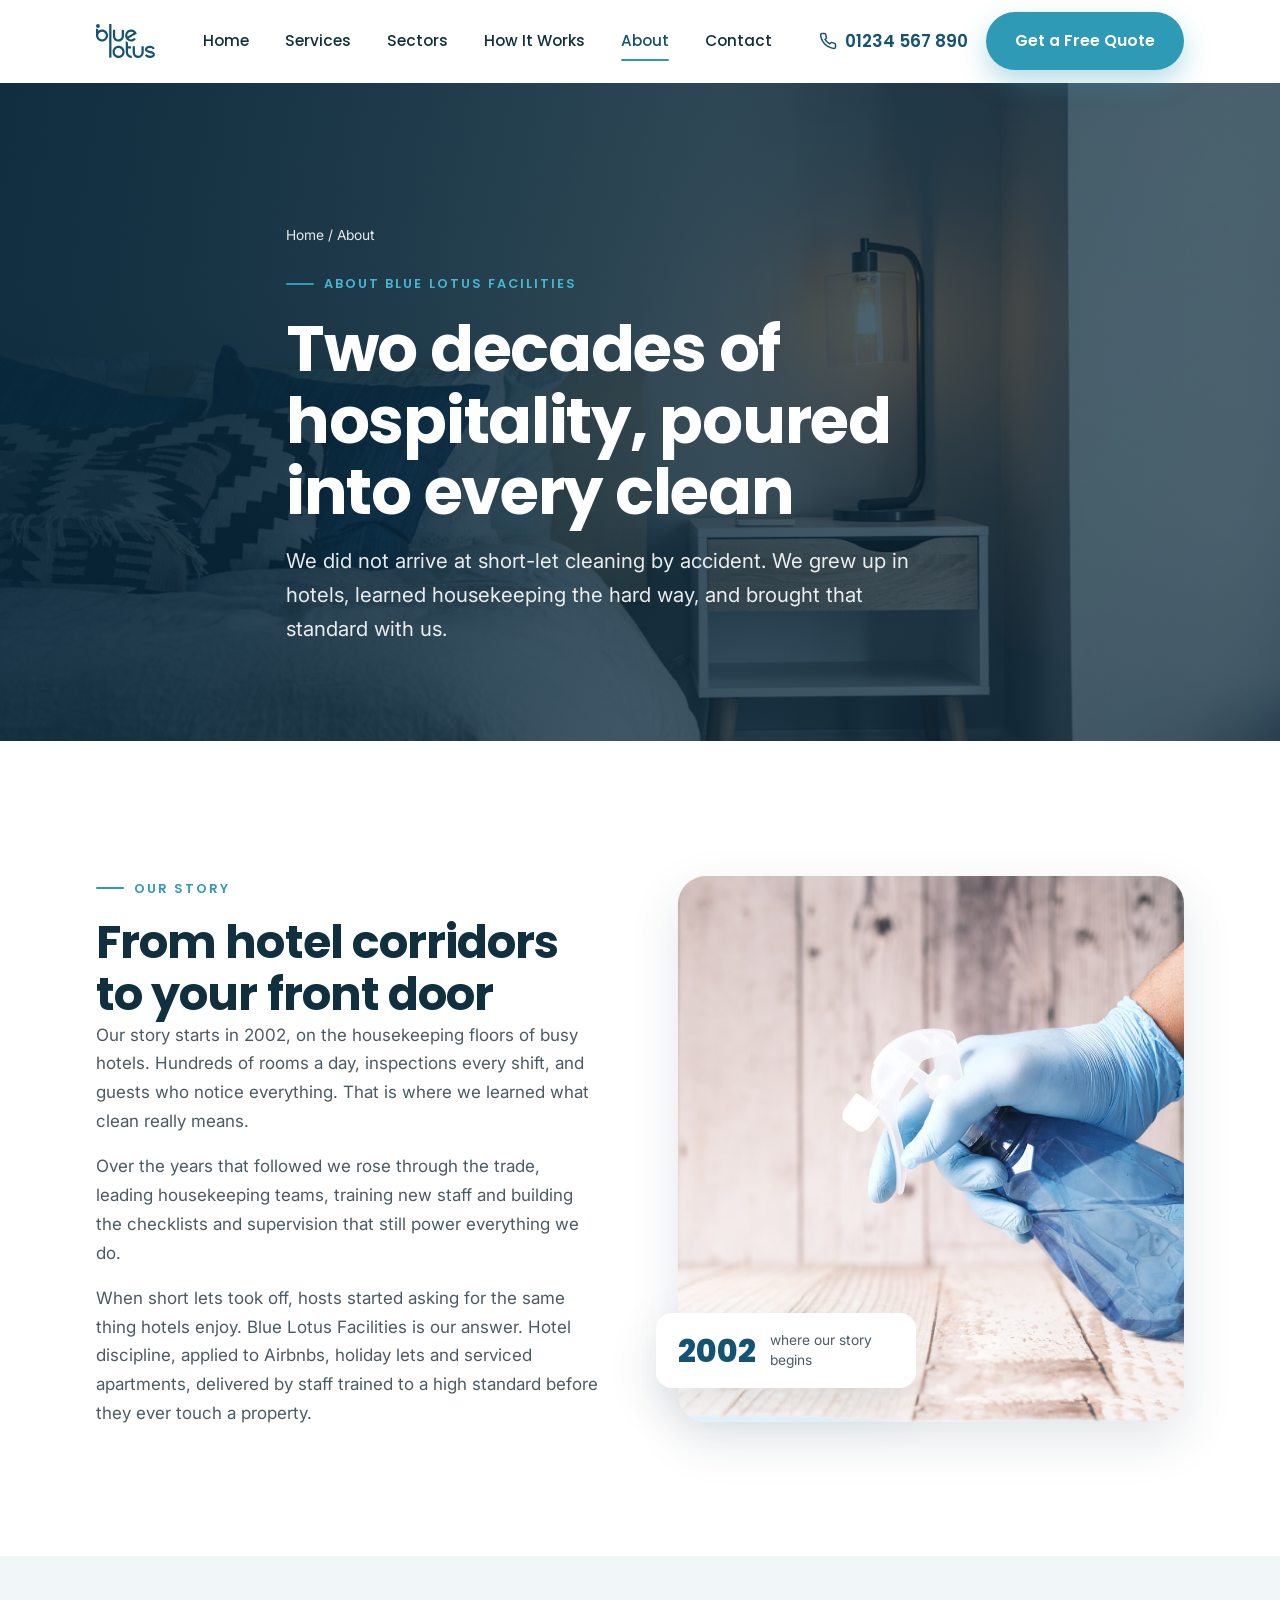
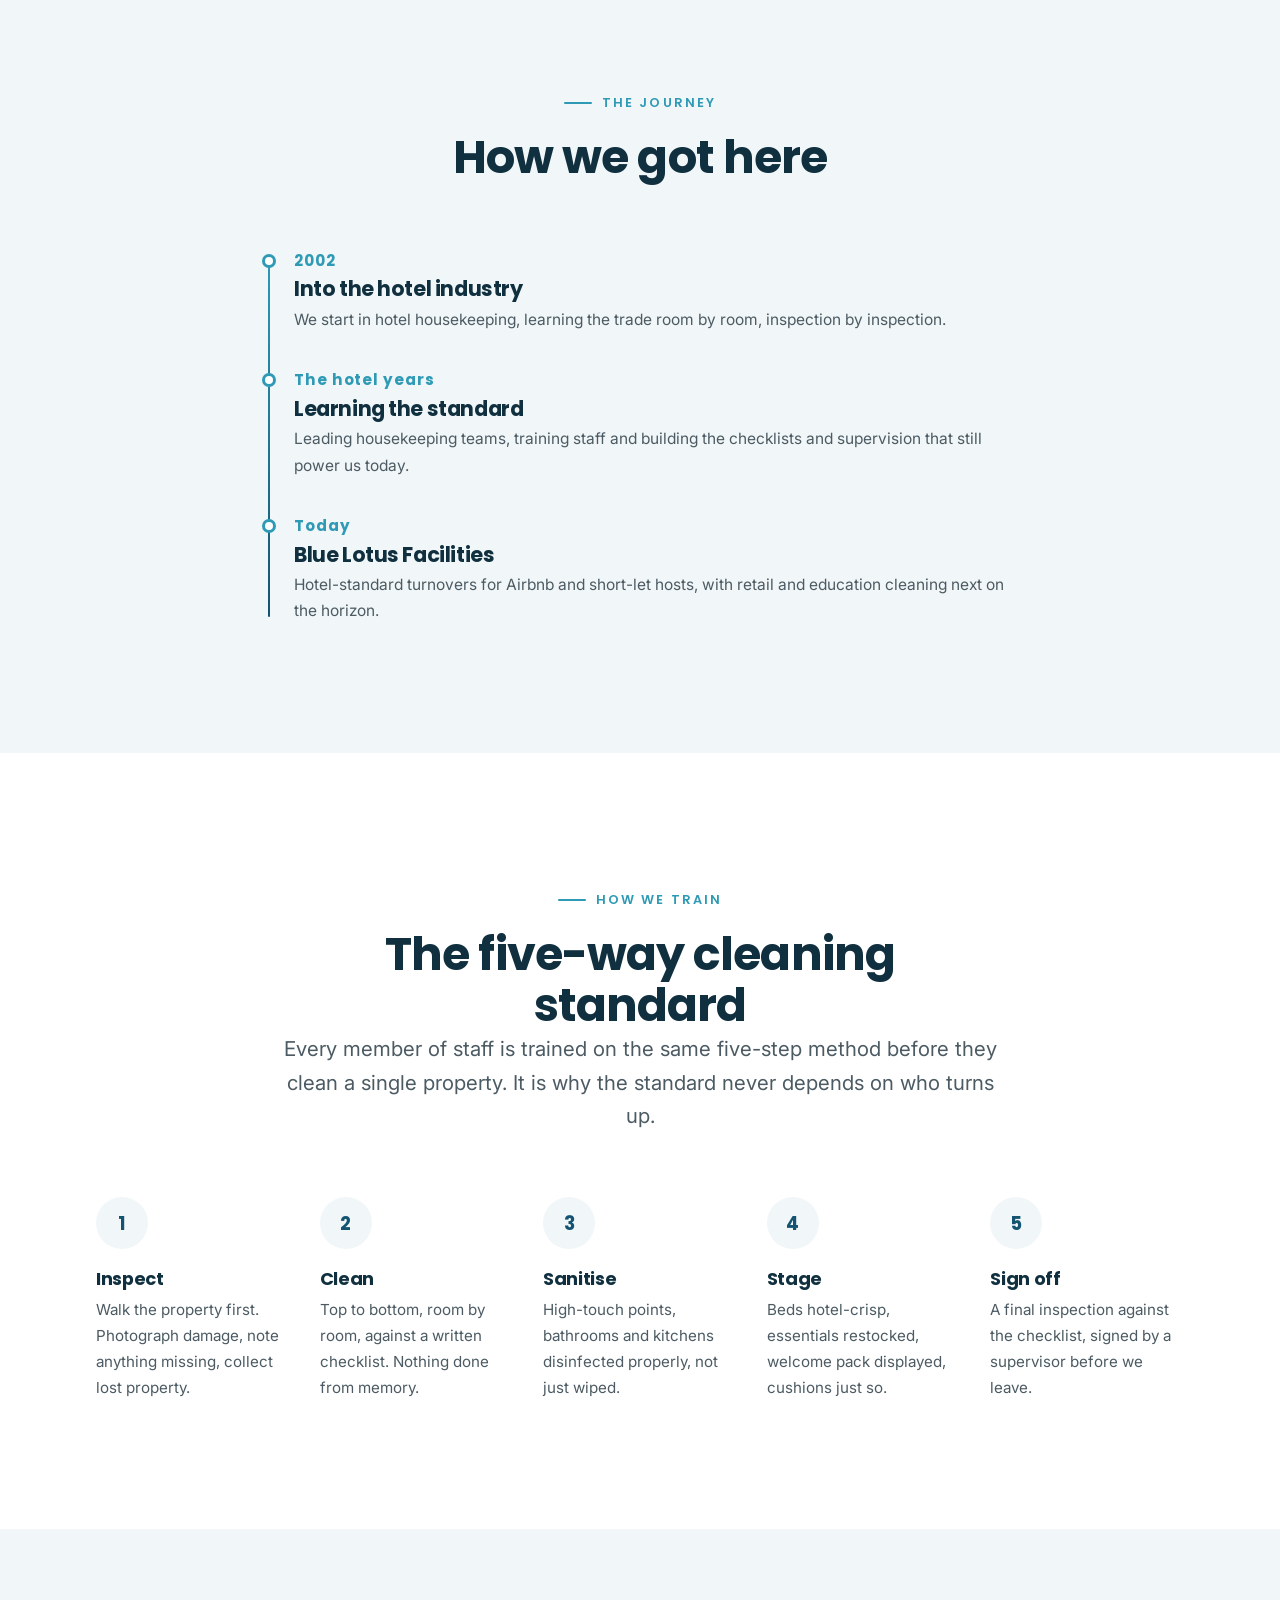
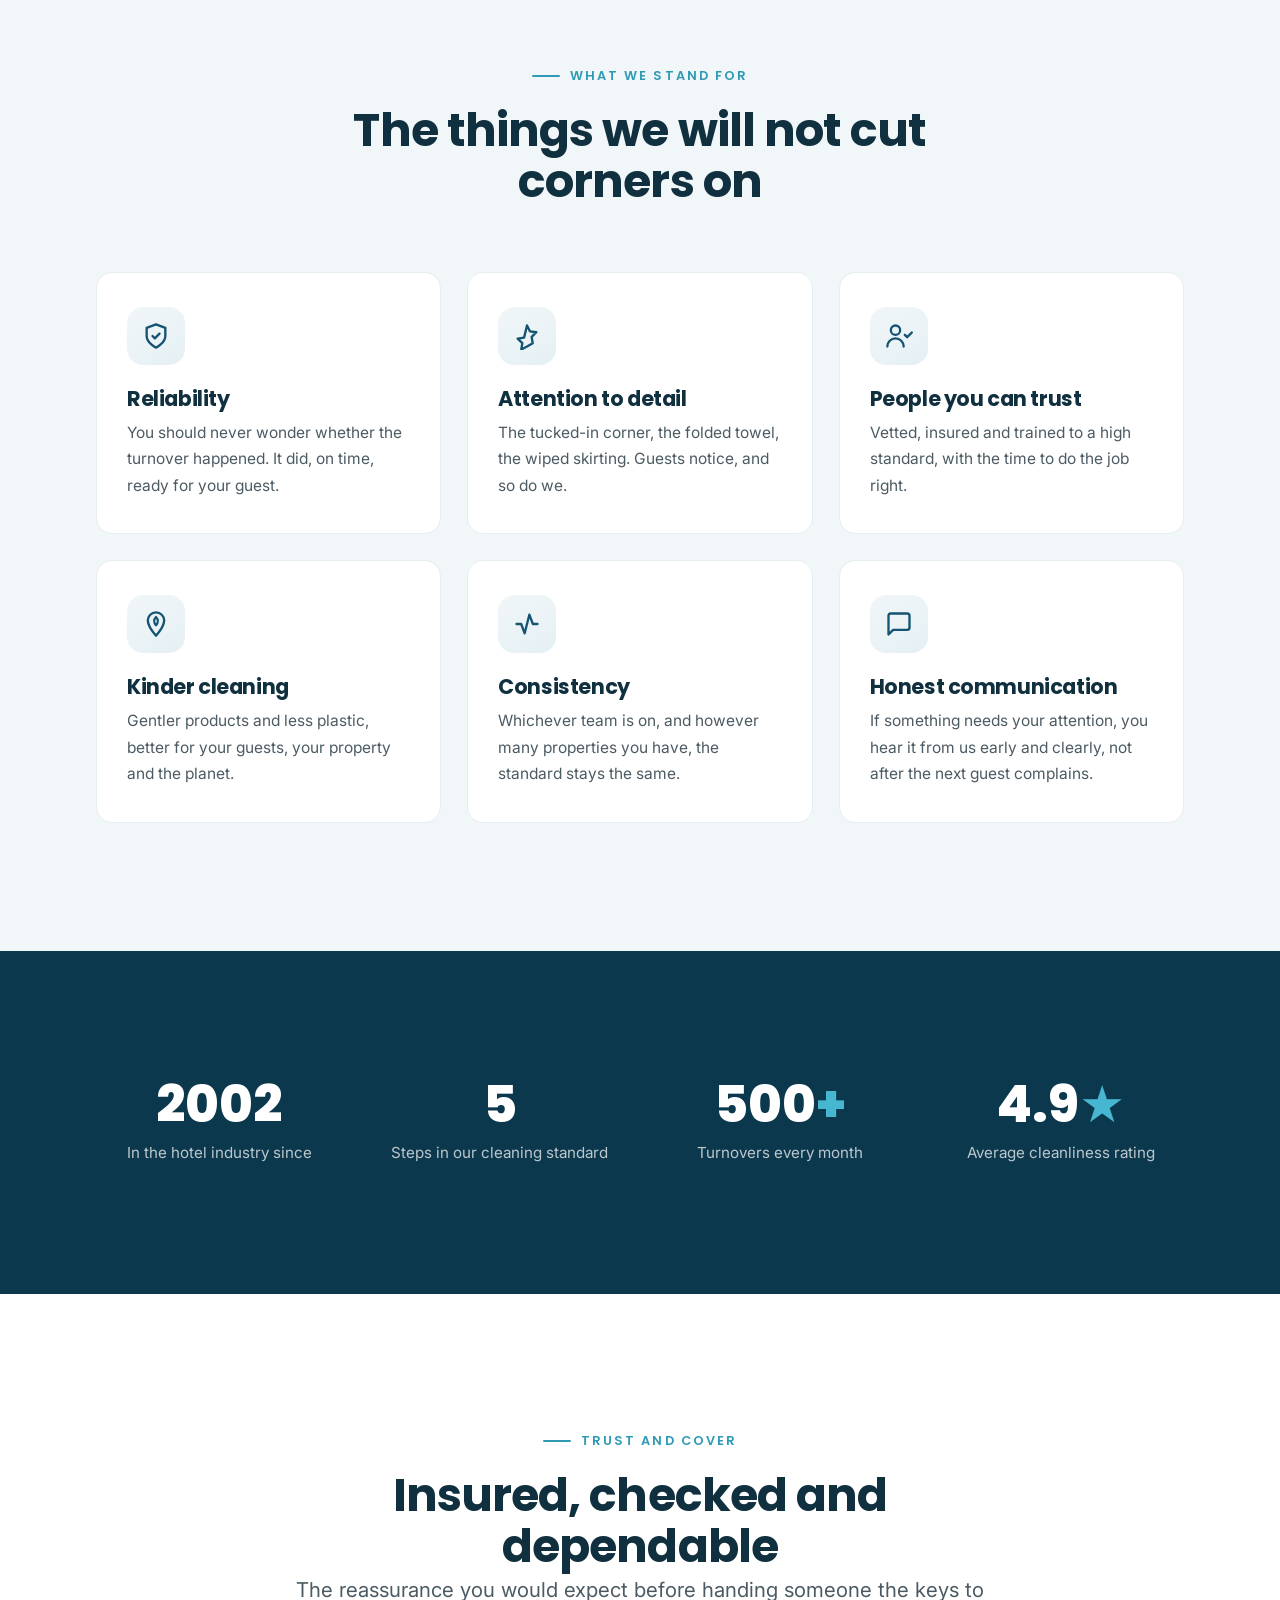
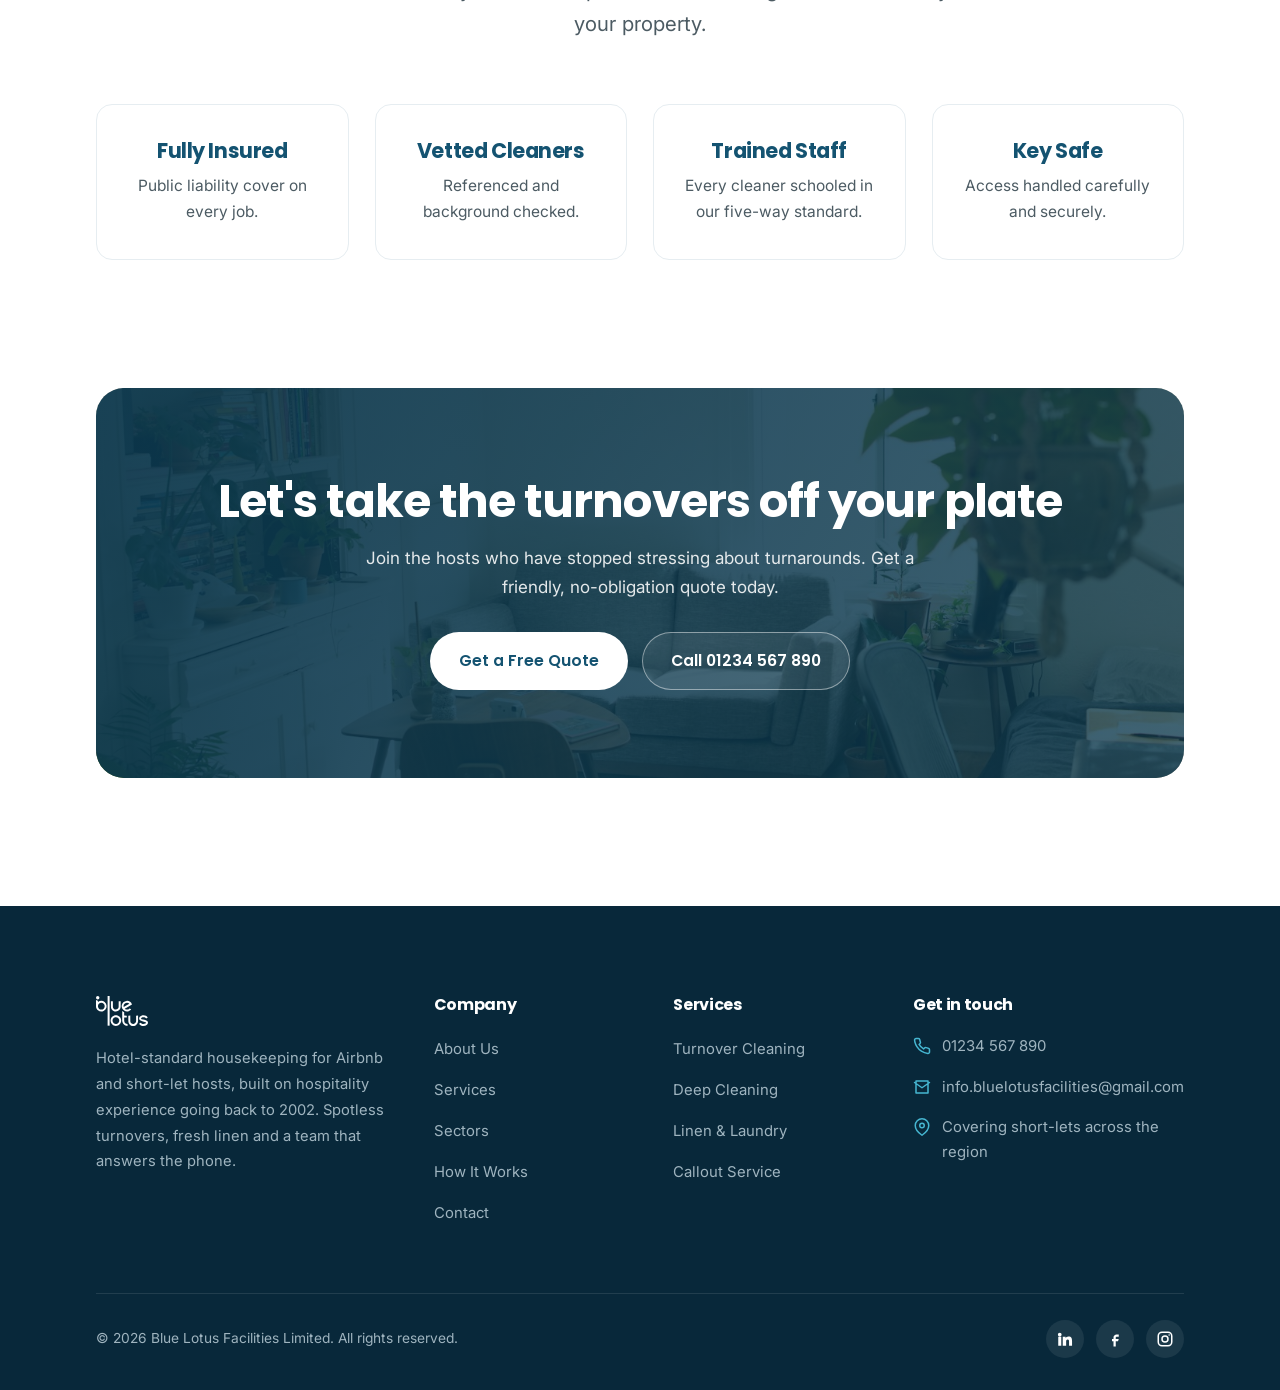
<file: about.html>
<!DOCTYPE html>
<html lang="en">
<head>
  <meta charset="UTF-8">
  <meta name="viewport" content="width=device-width, initial-scale=1.0">
  <title>About Us | Blue Lotus Facilities</title>
  <meta name="description" content="Blue Lotus Facilities brings hotel housekeeping discipline to short-let cleaning. In the hotel industry since 2002, now trusted by Airbnb and holiday-let hosts.">
  <link rel="icon" href="assets/favicon.svg" type="image/svg+xml">
  <link rel="preconnect" href="https://fonts.googleapis.com">
  <link rel="preconnect" href="https://fonts.gstatic.com" crossorigin>
  <link rel="stylesheet" href="https://fonts.googleapis.com/css2?family=Poppins:wght@500;600;700;800&family=Inter:wght@400;500;600&display=swap" media="print" onload="this.media='all'">
  <noscript><link rel="stylesheet" href="https://fonts.googleapis.com/css2?family=Poppins:wght@500;600;700;800&family=Inter:wght@400;500;600&display=swap"></noscript>
  <link rel="stylesheet" href="css/styles.css">
</head>
<body>

  <!-- HEADER -->
  <header class="site-header">
    <div class="container nav">
      <a href="index.html" class="nav__logo" aria-label="Blue Lotus home"><img src="assets/logo.svg" alt="Blue Lotus"></a>
      <nav class="nav__links" aria-label="Primary">
        <a href="index.html">Home</a>
        <a href="services.html">Services</a>
        <a href="sectors.html">Sectors</a>
        <a href="how-it-works.html">How It Works</a>
        <a href="about.html" aria-current="page">About</a>
        <a href="contact.html">Contact</a>
      </nav>
      <div class="nav__cta">
        <a href="tel:+441234567890" class="nav__phone"><svg viewBox="0 0 24 24" fill="none" stroke="currentColor" stroke-width="2" stroke-linecap="round"><path d="M22 16.92v3a2 2 0 0 1-2.18 2 19.79 19.79 0 0 1-8.63-3.07 19.5 19.5 0 0 1-6-6 19.79 19.79 0 0 1-3.07-8.67A2 2 0 0 1 4.11 2h3a2 2 0 0 1 2 1.72c.13.96.36 1.9.7 2.81a2 2 0 0 1-.45 2.11L8.09 9.91a16 16 0 0 0 6 6l1.27-1.27a2 2 0 0 1 2.11-.45c.9.34 1.85.57 2.81.7A2 2 0 0 1 22 16.92Z"/></svg>01234 567 890</a>
        <a href="contact.html" class="btn btn--primary">Get a Free Quote</a>
      </div>
      <button class="nav__toggle" aria-label="Open menu" aria-expanded="false" aria-controls="mobile-menu"><svg viewBox="0 0 24 24" fill="none" stroke="currentColor" stroke-width="2" stroke-linecap="round"><path d="M3 12h18M3 6h18M3 18h18"/></svg></button>
    </div>
    <div class="mobile-menu" id="mobile-menu">
      <a href="index.html">Home</a>
      <a href="services.html">Services</a>
      <a href="sectors.html">Sectors</a>
      <a href="how-it-works.html">How It Works</a>
      <a href="about.html">About</a>
      <a href="contact.html">Contact</a>
      <a href="contact.html" class="btn btn--primary">Get a Free Quote</a>
    </div>
  </header>

  <main>
    <!-- PAGE HERO -->
    <section class="page-hero">
      <div class="page-hero__bg"><img src="assets/img/prop-bedroom.jpg" alt="A freshly made short-let bedroom"></div>
      <div class="container">
        <p class="breadcrumb"><a href="index.html">Home</a> / About</p>
        <span class="eyebrow">About Blue Lotus Facilities</span>
        <h1>Two decades of hospitality, poured into every clean</h1>
        <p class="lead">We did not arrive at short-let cleaning by accident. We grew up in hotels, learned housekeeping the hard way, and brought that standard with us.</p>
      </div>
    </section>

    <!-- STORY -->
    <section class="section">
      <div class="container split">
        <div class="reveal">
          <span class="eyebrow">Our story</span>
          <h2>From hotel corridors to your front door</h2>
          <p>Our story starts in 2002, on the housekeeping floors of busy hotels. Hundreds of rooms a day, inspections every shift, and guests who notice everything. That is where we learned what clean really means.</p>
          <p>Over the years that followed we rose through the trade, leading housekeeping teams, training new staff and building the checklists and supervision that still power everything we do.</p>
          <p>When short lets took off, hosts started asking for the same thing hotels enjoy. Blue Lotus Facilities is our answer. Hotel discipline, applied to Airbnbs, holiday lets and serviced apartments, delivered by staff trained to a high standard before they ever touch a property.</p>
        </div>
        <div class="split__media reveal">
          <img src="assets/img/about.jpg" alt="Blue Lotus cleaner with spray bottle">
          <div class="split__badge"><span class="n">2002</span><small>where our story begins</small></div>
        </div>
      </div>
    </section>

    <!-- TIMELINE -->
    <section class="section section--tint">
      <div class="container">
        <div class="section-head center reveal">
          <span class="eyebrow">The journey</span>
          <h2>How we got here</h2>
        </div>
        <div class="timeline reveal">
          <div class="timeline__item">
            <div class="timeline__year">2002</div>
            <h3>Into the hotel industry</h3>
            <p>We start in hotel housekeeping, learning the trade room by room, inspection by inspection.</p>
          </div>
          <div class="timeline__item">
            <div class="timeline__year">The hotel years</div>
            <h3>Learning the standard</h3>
            <p>Leading housekeeping teams, training staff and building the checklists and supervision that still power us today.</p>
          </div>
          <div class="timeline__item">
            <div class="timeline__year">Today</div>
            <h3>Blue Lotus Facilities</h3>
            <p>Hotel-standard turnovers for Airbnb and short-let hosts, with retail and education cleaning next on the horizon.</p>
          </div>
        </div>
      </div>
    </section>

    <!-- FIVE WAY STANDARD -->
    <section class="section">
      <div class="container">
        <div class="section-head center reveal">
          <span class="eyebrow">How we train</span>
          <h2>The five-way cleaning standard</h2>
          <p class="lead">Every member of staff is trained on the same five-step method before they clean a single property. It is why the standard never depends on who turns up.</p>
        </div>
        <div class="steps steps--5">
          <div class="step reveal"><div class="step__num">1</div><h3>Inspect</h3><p>Walk the property first. Photograph damage, note anything missing, collect lost property.</p></div>
          <div class="step reveal"><div class="step__num">2</div><h3>Clean</h3><p>Top to bottom, room by room, against a written checklist. Nothing done from memory.</p></div>
          <div class="step reveal"><div class="step__num">3</div><h3>Sanitise</h3><p>High-touch points, bathrooms and kitchens disinfected properly, not just wiped.</p></div>
          <div class="step reveal"><div class="step__num">4</div><h3>Stage</h3><p>Beds hotel-crisp, essentials restocked, welcome pack displayed, cushions just so.</p></div>
          <div class="step reveal"><div class="step__num">5</div><h3>Sign off</h3><p>A final inspection against the checklist, signed by a supervisor before we leave.</p></div>
        </div>
      </div>
    </section>

    <!-- VALUES -->
    <section class="section section--tint">
      <div class="container">
        <div class="section-head center reveal">
          <span class="eyebrow">What we stand for</span>
          <h2>The things we will not cut corners on</h2>
        </div>
        <div class="grid grid-3">
          <article class="card reveal">
            <div class="card__icon"><svg viewBox="0 0 24 24" fill="none" stroke="currentColor" stroke-width="2" stroke-linecap="round" stroke-linejoin="round"><path d="M12 22s8-4 8-10V5l-8-3-8 3v7c0 6 8 10 8 10Z"/><path d="m9 12 2 2 4-4"/></svg></div>
            <h3>Reliability</h3>
            <p>You should never wonder whether the turnover happened. It did, on time, ready for your guest.</p>
          </article>
          <article class="card reveal">
            <div class="card__icon"><svg viewBox="0 0 24 24" fill="none" stroke="currentColor" stroke-width="2" stroke-linecap="round" stroke-linejoin="round"><path d="m12 3 2.5 5 5.5.8-4 3.9.9 5.5L12 21l-4.9 2.6.9-5.5-4-3.9 5.5-.8L12 3Z"/></svg></div>
            <h3>Attention to detail</h3>
            <p>The tucked-in corner, the folded towel, the wiped skirting. Guests notice, and so do we.</p>
          </article>
          <article class="card reveal">
            <div class="card__icon"><svg viewBox="0 0 24 24" fill="none" stroke="currentColor" stroke-width="2" stroke-linecap="round" stroke-linejoin="round"><circle cx="9" cy="7" r="4"/><path d="M2 21a7 7 0 0 1 14 0M17 11l2 2 4-4"/></svg></div>
            <h3>People you can trust</h3>
            <p>Vetted, insured and trained to a high standard, with the time to do the job right.</p>
          </article>
          <article class="card reveal">
            <div class="card__icon"><svg viewBox="0 0 24 24" fill="none" stroke="currentColor" stroke-width="2" stroke-linecap="round" stroke-linejoin="round"><path d="M12 2a7 7 0 0 0-7 7c0 5 7 13 7 13s7-8 7-13a7 7 0 0 0-7-7Z"/><path d="M12 6c2 2 2 5 0 7-2-2-2-5 0-7Z"/></svg></div>
            <h3>Kinder cleaning</h3>
            <p>Gentler products and less plastic, better for your guests, your property and the planet.</p>
          </article>
          <article class="card reveal">
            <div class="card__icon"><svg viewBox="0 0 24 24" fill="none" stroke="currentColor" stroke-width="2" stroke-linecap="round" stroke-linejoin="round"><path d="M3 12h4l3 8 4-16 3 8h4"/></svg></div>
            <h3>Consistency</h3>
            <p>Whichever team is on, and however many properties you have, the standard stays the same.</p>
          </article>
          <article class="card reveal">
            <div class="card__icon"><svg viewBox="0 0 24 24" fill="none" stroke="currentColor" stroke-width="2" stroke-linecap="round" stroke-linejoin="round"><path d="M21 15a2 2 0 0 1-2 2H7l-4 4V5a2 2 0 0 1 2-2h14a2 2 0 0 1 2 2Z"/></svg></div>
            <h3>Honest communication</h3>
            <p>If something needs your attention, you hear it from us early and clearly, not after the next guest complains.</p>
          </article>
        </div>
      </div>
    </section>

    <!-- STATS -->
    <section class="section section--brand">
      <div class="container">
        <div class="stats">
          <div class="stat reveal"><div class="num">2002</div><p>In the hotel industry since</p></div>
          <div class="stat reveal"><div class="num">5</div><p>Steps in our cleaning standard</p></div>
          <div class="stat reveal"><div class="num">500<span class="plus">+</span></div><p>Turnovers every month</p></div>
          <div class="stat reveal"><div class="num">4.9<span class="plus">&#9733;</span></div><p>Average cleanliness rating</p></div>
        </div>
      </div>
    </section>

    <!-- ACCREDITATIONS -->
    <section class="section">
      <div class="container">
        <div class="section-head center reveal">
          <span class="eyebrow">Trust and cover</span>
          <h2>Insured, checked and dependable</h2>
          <p class="lead">The reassurance you would expect before handing someone the keys to your property.</p>
        </div>
        <div class="grid grid-4">
          <div class="card reveal" style="text-align:center">
            <h3 style="color:var(--brand)">Fully Insured</h3>
            <p>Public liability cover on every job.</p>
          </div>
          <div class="card reveal" style="text-align:center">
            <h3 style="color:var(--brand)">Vetted Cleaners</h3>
            <p>Referenced and background checked.</p>
          </div>
          <div class="card reveal" style="text-align:center">
            <h3 style="color:var(--brand)">Trained Staff</h3>
            <p>Every cleaner schooled in our five-way standard.</p>
          </div>
          <div class="card reveal" style="text-align:center">
            <h3 style="color:var(--brand)">Key Safe</h3>
            <p>Access handled carefully and securely.</p>
          </div>
        </div>
      </div>
    </section>

    <!-- CTA -->
    <section class="section" style="padding-top:0">
      <div class="container">
        <div class="cta reveal">
          <img src="assets/img/apartment.jpg" alt="">
          <h2>Let's take the turnovers off your plate</h2>
          <p>Join the hosts who have stopped stressing about turnarounds. Get a friendly, no-obligation quote today.</p>
          <div class="hero__actions">
            <a href="contact.html" class="btn btn--light">Get a Free Quote</a>
            <a href="tel:+441234567890" class="btn btn--outline-light">Call 01234 567 890</a>
          </div>
        </div>
      </div>
    </section>
  </main>

  <!-- FOOTER -->
  <footer class="site-footer">
    <div class="container">
      <div class="footer-grid">
        <div>
          <img src="assets/logo-white.svg" alt="Blue Lotus" class="flogo">
          <p>Hotel-standard housekeeping for Airbnb and short-let hosts, built on hospitality experience going back to 2002. Spotless turnovers, fresh linen and a team that answers the phone.</p>
        </div>
        <div>
          <h4>Company</h4>
          <ul class="footer-links">
            <li><a href="about.html">About Us</a></li>
            <li><a href="services.html">Services</a></li>
            <li><a href="sectors.html">Sectors</a></li>
            <li><a href="how-it-works.html">How It Works</a></li>
            <li><a href="contact.html">Contact</a></li>
          </ul>
        </div>
        <div>
          <h4>Services</h4>
          <ul class="footer-links">
            <li><a href="services.html">Turnover Cleaning</a></li>
            <li><a href="services.html">Deep Cleaning</a></li>
            <li><a href="services.html">Linen &amp; Laundry</a></li>
            <li><a href="services.html">Callout Service</a></li>
          </ul>
        </div>
        <div>
          <h4>Get in touch</h4>
          <ul class="footer-contact">
            <li><svg viewBox="0 0 24 24" fill="none" stroke="currentColor" stroke-width="2" stroke-linecap="round" stroke-linejoin="round"><path d="M22 16.92v3a2 2 0 0 1-2.18 2 19.79 19.79 0 0 1-8.63-3.07 19.5 19.5 0 0 1-6-6 19.79 19.79 0 0 1-3.07-8.67A2 2 0 0 1 4.11 2h3a2 2 0 0 1 2 1.72c.13.96.36 1.9.7 2.81a2 2 0 0 1-.45 2.11L8.09 9.91a16 16 0 0 0 6 6l1.27-1.27a2 2 0 0 1 2.11-.45c.9.34 1.85.57 2.81.7A2 2 0 0 1 22 16.92Z"/></svg><a href="tel:+441234567890">01234 567 890</a></li>
            <li><svg viewBox="0 0 24 24" fill="none" stroke="currentColor" stroke-width="2" stroke-linecap="round" stroke-linejoin="round"><path d="M4 4h16v16H4zM22 6l-10 7L2 6"/></svg><a href="mailto:info.bluelotusfacilities@gmail.com">info.bluelotusfacilities@gmail.com</a></li>
            <li><svg viewBox="0 0 24 24" fill="none" stroke="currentColor" stroke-width="2" stroke-linecap="round" stroke-linejoin="round"><path d="M21 10c0 7-9 13-9 13s-9-6-9-13a9 9 0 0 1 18 0Z"/><circle cx="12" cy="10" r="3"/></svg><span>Covering short-lets across the region</span></li>
          </ul>
        </div>
      </div>
      <div class="footer-bottom">
        <span>&copy; <span id="year">2026</span> Blue Lotus Facilities Limited. All rights reserved.</span>
        <div class="footer-social">
          <a href="#" aria-label="LinkedIn"><svg viewBox="0 0 24 24" fill="currentColor"><path d="M4.98 3.5a2.5 2.5 0 1 1 0 5 2.5 2.5 0 0 1 0-5ZM3 9h4v12H3zM9 9h3.8v1.7h.05c.53-1 1.83-2.05 3.77-2.05 4.03 0 4.78 2.65 4.78 6.1V21h-4v-5.4c0-1.3 0-2.95-1.8-2.95s-2.07 1.4-2.07 2.85V21H9z"/></svg></a>
          <a href="#" aria-label="Facebook"><svg viewBox="0 0 24 24" fill="currentColor"><path d="M14 9h3V6h-3c-2.2 0-4 1.8-4 4v2H8v3h2v7h3v-7h3l1-3h-4v-2c0-.6.4-1 1-1Z"/></svg></a>
          <a href="#" aria-label="Instagram"><svg viewBox="0 0 24 24" fill="none" stroke="currentColor" stroke-width="2"><rect x="3" y="3" width="18" height="18" rx="5"/><circle cx="12" cy="12" r="4"/><circle cx="17.5" cy="6.5" r="1" fill="currentColor" stroke="none"/></svg></a>
        </div>
      </div>
    </div>
  </footer>

  <script src="js/main.js"></script>
</body>
</html>
</file>
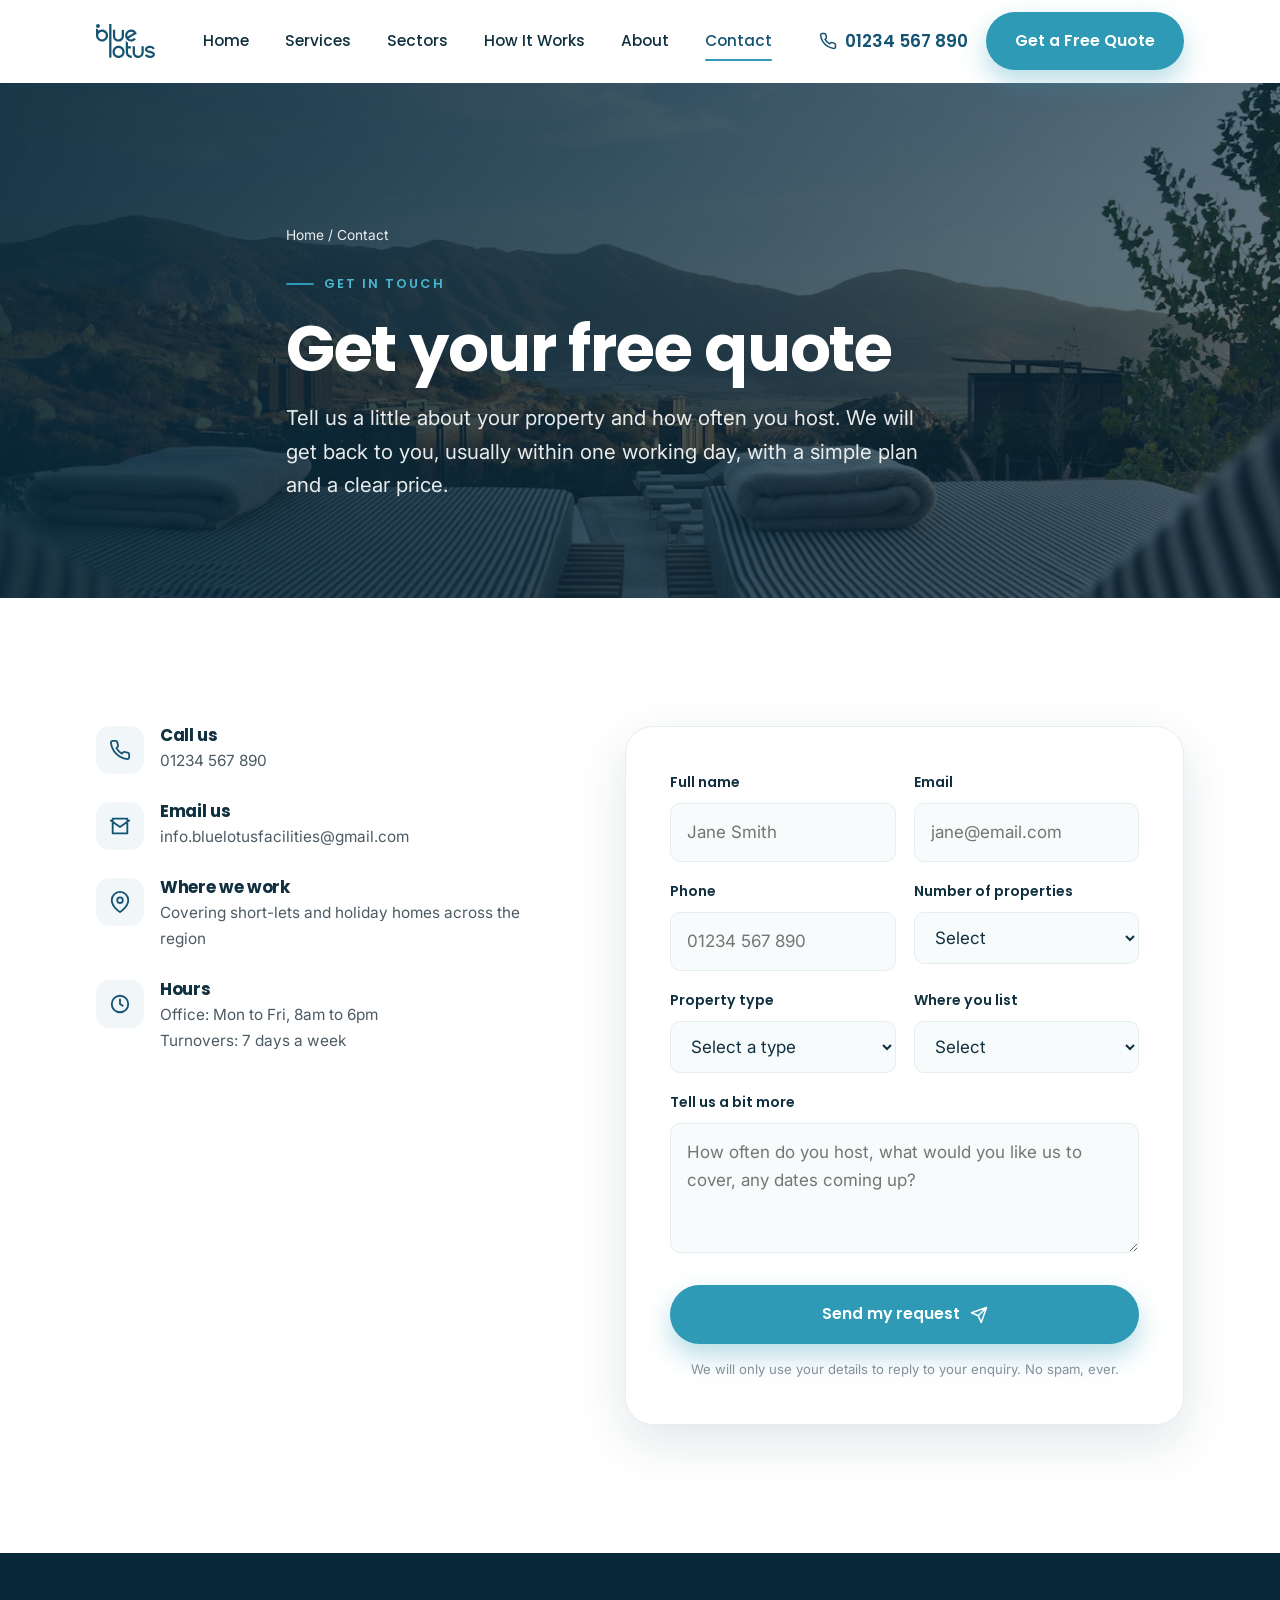
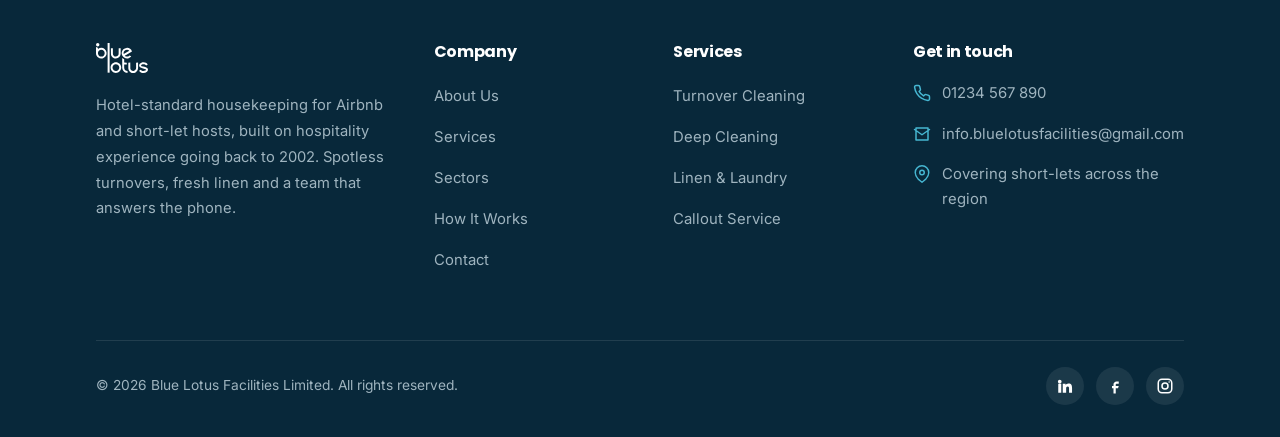
<file: contact.html>
<!DOCTYPE html>
<html lang="en">
<head>
  <meta charset="UTF-8">
  <meta name="viewport" content="width=device-width, initial-scale=1.0">
  <title>Contact &amp; Free Quote | Blue Lotus Facilities</title>
  <meta name="description" content="Get a free, no-obligation quote from Blue Lotus for your Airbnb or short-let turnover cleaning. Tell us about your property and we will reply within one working day.">
  <link rel="icon" href="assets/favicon.svg" type="image/svg+xml">
  <link rel="preconnect" href="https://fonts.googleapis.com">
  <link rel="preconnect" href="https://fonts.gstatic.com" crossorigin>
  <link rel="stylesheet" href="https://fonts.googleapis.com/css2?family=Poppins:wght@500;600;700;800&family=Inter:wght@400;500;600&display=swap" media="print" onload="this.media='all'">
  <noscript><link rel="stylesheet" href="https://fonts.googleapis.com/css2?family=Poppins:wght@500;600;700;800&family=Inter:wght@400;500;600&display=swap"></noscript>
  <link rel="stylesheet" href="css/styles.css">
</head>
<body>

  <!-- HEADER -->
  <header class="site-header">
    <div class="container nav">
      <a href="index.html" class="nav__logo" aria-label="Blue Lotus home"><img src="assets/logo.svg" alt="Blue Lotus"></a>
      <nav class="nav__links" aria-label="Primary">
        <a href="index.html">Home</a>
        <a href="services.html">Services</a>
        <a href="sectors.html">Sectors</a>
        <a href="how-it-works.html">How It Works</a>
        <a href="about.html">About</a>
        <a href="contact.html" aria-current="page">Contact</a>
      </nav>
      <div class="nav__cta">
        <a href="tel:+441234567890" class="nav__phone"><svg viewBox="0 0 24 24" fill="none" stroke="currentColor" stroke-width="2" stroke-linecap="round"><path d="M22 16.92v3a2 2 0 0 1-2.18 2 19.79 19.79 0 0 1-8.63-3.07 19.5 19.5 0 0 1-6-6 19.79 19.79 0 0 1-3.07-8.67A2 2 0 0 1 4.11 2h3a2 2 0 0 1 2 1.72c.13.96.36 1.9.7 2.81a2 2 0 0 1-.45 2.11L8.09 9.91a16 16 0 0 0 6 6l1.27-1.27a2 2 0 0 1 2.11-.45c.9.34 1.85.57 2.81.7A2 2 0 0 1 22 16.92Z"/></svg>01234 567 890</a>
        <a href="contact.html" class="btn btn--primary">Get a Free Quote</a>
      </div>
      <button class="nav__toggle" aria-label="Open menu" aria-expanded="false" aria-controls="mobile-menu"><svg viewBox="0 0 24 24" fill="none" stroke="currentColor" stroke-width="2" stroke-linecap="round"><path d="M3 12h18M3 6h18M3 18h18"/></svg></button>
    </div>
    <div class="mobile-menu" id="mobile-menu">
      <a href="index.html">Home</a>
      <a href="services.html">Services</a>
      <a href="sectors.html">Sectors</a>
      <a href="how-it-works.html">How It Works</a>
      <a href="about.html">About</a>
      <a href="contact.html">Contact</a>
      <a href="contact.html" class="btn btn--primary">Get a Free Quote</a>
    </div>
  </header>

  <main>
    <!-- PAGE HERO -->
    <section class="page-hero">
      <div class="page-hero__bg"><img src="assets/img/prop-welcome.jpg" alt="Fresh towels set out for guests"></div>
      <div class="container">
        <p class="breadcrumb"><a href="index.html">Home</a> / Contact</p>
        <span class="eyebrow">Get in touch</span>
        <h1>Get your free quote</h1>
        <p class="lead">Tell us a little about your property and how often you host. We will get back to you, usually within one working day, with a simple plan and a clear price.</p>
      </div>
    </section>

    <!-- CONTACT -->
    <section class="section">
      <div class="container contact-grid">
        <div class="reveal">
          <div class="info-item">
            <span class="ic"><svg viewBox="0 0 24 24" fill="none" stroke="currentColor" stroke-width="2" stroke-linecap="round" stroke-linejoin="round"><path d="M22 16.92v3a2 2 0 0 1-2.18 2 19.79 19.79 0 0 1-8.63-3.07 19.5 19.5 0 0 1-6-6 19.79 19.79 0 0 1-3.07-8.67A2 2 0 0 1 4.11 2h3a2 2 0 0 1 2 1.72c.13.96.36 1.9.7 2.81a2 2 0 0 1-.45 2.11L8.09 9.91a16 16 0 0 0 6 6l1.27-1.27a2 2 0 0 1 2.11-.45c.9.34 1.85.57 2.81.7A2 2 0 0 1 22 16.92Z"/></svg></span>
            <div><h3>Call us</h3><p><a href="tel:+441234567890">01234 567 890</a></p></div>
          </div>
          <div class="info-item">
            <span class="ic"><svg viewBox="0 0 24 24" fill="none" stroke="currentColor" stroke-width="2" stroke-linecap="round" stroke-linejoin="round"><path d="M4 4h16v16H4zM22 6l-10 7L2 6"/></svg></span>
            <div><h3>Email us</h3><p><a href="mailto:info.bluelotusfacilities@gmail.com">info.bluelotusfacilities@gmail.com</a></p></div>
          </div>
          <div class="info-item">
            <span class="ic"><svg viewBox="0 0 24 24" fill="none" stroke="currentColor" stroke-width="2" stroke-linecap="round" stroke-linejoin="round"><path d="M21 10c0 7-9 13-9 13s-9-6-9-13a9 9 0 0 1 18 0Z"/><circle cx="12" cy="10" r="3"/></svg></span>
            <div><h3>Where we work</h3><p>Covering short-lets and holiday homes across the region</p></div>
          </div>
          <div class="info-item">
            <span class="ic"><svg viewBox="0 0 24 24" fill="none" stroke="currentColor" stroke-width="2" stroke-linecap="round" stroke-linejoin="round"><circle cx="12" cy="12" r="9"/><path d="M12 7v5l3 2"/></svg></span>
            <div><h3>Hours</h3><p>Office: Mon to Fri, 8am to 6pm<br>Turnovers: 7 days a week</p></div>
          </div>
        </div>

        <div class="reveal">
          <form class="form" id="quote-form" novalidate>
            <div class="form-row">
              <div class="field">
                <label for="name">Full name</label>
                <input type="text" id="name" name="name" placeholder="Jane Smith" required>
              </div>
              <div class="field">
                <label for="email">Email</label>
                <input type="email" id="email" name="email" placeholder="jane@email.com" required>
              </div>
            </div>
            <div class="form-row">
              <div class="field">
                <label for="phone">Phone</label>
                <input type="tel" id="phone" name="phone" placeholder="01234 567 890">
              </div>
              <div class="field">
                <label for="properties">Number of properties</label>
                <select id="properties" name="properties">
                  <option value="">Select</option>
                  <option>Just one</option>
                  <option>2 to 5</option>
                  <option>6 to 20</option>
                  <option>More than 20</option>
                </select>
              </div>
            </div>
            <div class="form-row">
              <div class="field">
                <label for="type">Property type</label>
                <select id="type" name="type">
                  <option value="">Select a type</option>
                  <option>Apartment or flat</option>
                  <option>House</option>
                  <option>Cottage or holiday home</option>
                  <option>A mix of these</option>
                </select>
              </div>
              <div class="field">
                <label for="platform">Where you list</label>
                <select id="platform" name="platform">
                  <option value="">Select</option>
                  <option>Airbnb</option>
                  <option>Booking.com</option>
                  <option>Vrbo</option>
                  <option>Several platforms</option>
                  <option>Direct bookings</option>
                </select>
              </div>
            </div>
            <div class="field">
              <label for="message">Tell us a bit more</label>
              <textarea id="message" name="message" placeholder="How often do you host, what would you like us to cover, any dates coming up?"></textarea>
            </div>
            <button type="submit" class="btn btn--primary">Send my request
              <svg viewBox="0 0 24 24" fill="none" stroke="currentColor" stroke-width="2" stroke-linecap="round" stroke-linejoin="round"><path d="M22 2 11 13M22 2l-7 20-4-9-9-4 20-7Z"/></svg>
            </button>
            <p class="form__note">We will only use your details to reply to your enquiry. No spam, ever.</p>
          </form>
          <div class="form-success" id="form-success">
            &#10003; Thanks, your request has landed with us. We will be in touch within one working day.
          </div>
        </div>
      </div>
    </section>
  </main>

  <!-- FOOTER -->
  <footer class="site-footer">
    <div class="container">
      <div class="footer-grid">
        <div>
          <img src="assets/logo-white.svg" alt="Blue Lotus" class="flogo">
          <p>Hotel-standard housekeeping for Airbnb and short-let hosts, built on hospitality experience going back to 2002. Spotless turnovers, fresh linen and a team that answers the phone.</p>
        </div>
        <div>
          <h4>Company</h4>
          <ul class="footer-links">
            <li><a href="about.html">About Us</a></li>
            <li><a href="services.html">Services</a></li>
            <li><a href="sectors.html">Sectors</a></li>
            <li><a href="how-it-works.html">How It Works</a></li>
            <li><a href="contact.html">Contact</a></li>
          </ul>
        </div>
        <div>
          <h4>Services</h4>
          <ul class="footer-links">
            <li><a href="services.html">Turnover Cleaning</a></li>
            <li><a href="services.html">Deep Cleaning</a></li>
            <li><a href="services.html">Linen &amp; Laundry</a></li>
            <li><a href="services.html">Callout Service</a></li>
          </ul>
        </div>
        <div>
          <h4>Get in touch</h4>
          <ul class="footer-contact">
            <li><svg viewBox="0 0 24 24" fill="none" stroke="currentColor" stroke-width="2" stroke-linecap="round" stroke-linejoin="round"><path d="M22 16.92v3a2 2 0 0 1-2.18 2 19.79 19.79 0 0 1-8.63-3.07 19.5 19.5 0 0 1-6-6 19.79 19.79 0 0 1-3.07-8.67A2 2 0 0 1 4.11 2h3a2 2 0 0 1 2 1.72c.13.96.36 1.9.7 2.81a2 2 0 0 1-.45 2.11L8.09 9.91a16 16 0 0 0 6 6l1.27-1.27a2 2 0 0 1 2.11-.45c.9.34 1.85.57 2.81.7A2 2 0 0 1 22 16.92Z"/></svg><a href="tel:+441234567890">01234 567 890</a></li>
            <li><svg viewBox="0 0 24 24" fill="none" stroke="currentColor" stroke-width="2" stroke-linecap="round" stroke-linejoin="round"><path d="M4 4h16v16H4zM22 6l-10 7L2 6"/></svg><a href="mailto:info.bluelotusfacilities@gmail.com">info.bluelotusfacilities@gmail.com</a></li>
            <li><svg viewBox="0 0 24 24" fill="none" stroke="currentColor" stroke-width="2" stroke-linecap="round" stroke-linejoin="round"><path d="M21 10c0 7-9 13-9 13s-9-6-9-13a9 9 0 0 1 18 0Z"/><circle cx="12" cy="10" r="3"/></svg><span>Covering short-lets across the region</span></li>
          </ul>
        </div>
      </div>
      <div class="footer-bottom">
        <span>&copy; <span id="year">2026</span> Blue Lotus Facilities Limited. All rights reserved.</span>
        <div class="footer-social">
          <a href="#" aria-label="LinkedIn"><svg viewBox="0 0 24 24" fill="currentColor"><path d="M4.98 3.5a2.5 2.5 0 1 1 0 5 2.5 2.5 0 0 1 0-5ZM3 9h4v12H3zM9 9h3.8v1.7h.05c.53-1 1.83-2.05 3.77-2.05 4.03 0 4.78 2.65 4.78 6.1V21h-4v-5.4c0-1.3 0-2.95-1.8-2.95s-2.07 1.4-2.07 2.85V21H9z"/></svg></a>
          <a href="#" aria-label="Facebook"><svg viewBox="0 0 24 24" fill="currentColor"><path d="M14 9h3V6h-3c-2.2 0-4 1.8-4 4v2H8v3h2v7h3v-7h3l1-3h-4v-2c0-.6.4-1 1-1Z"/></svg></a>
          <a href="#" aria-label="Instagram"><svg viewBox="0 0 24 24" fill="none" stroke="currentColor" stroke-width="2"><rect x="3" y="3" width="18" height="18" rx="5"/><circle cx="12" cy="12" r="4"/><circle cx="17.5" cy="6.5" r="1" fill="currentColor" stroke="none"/></svg></a>
        </div>
      </div>
    </div>
  </footer>

  <script src="js/main.js"></script>
</body>
</html>
</file>
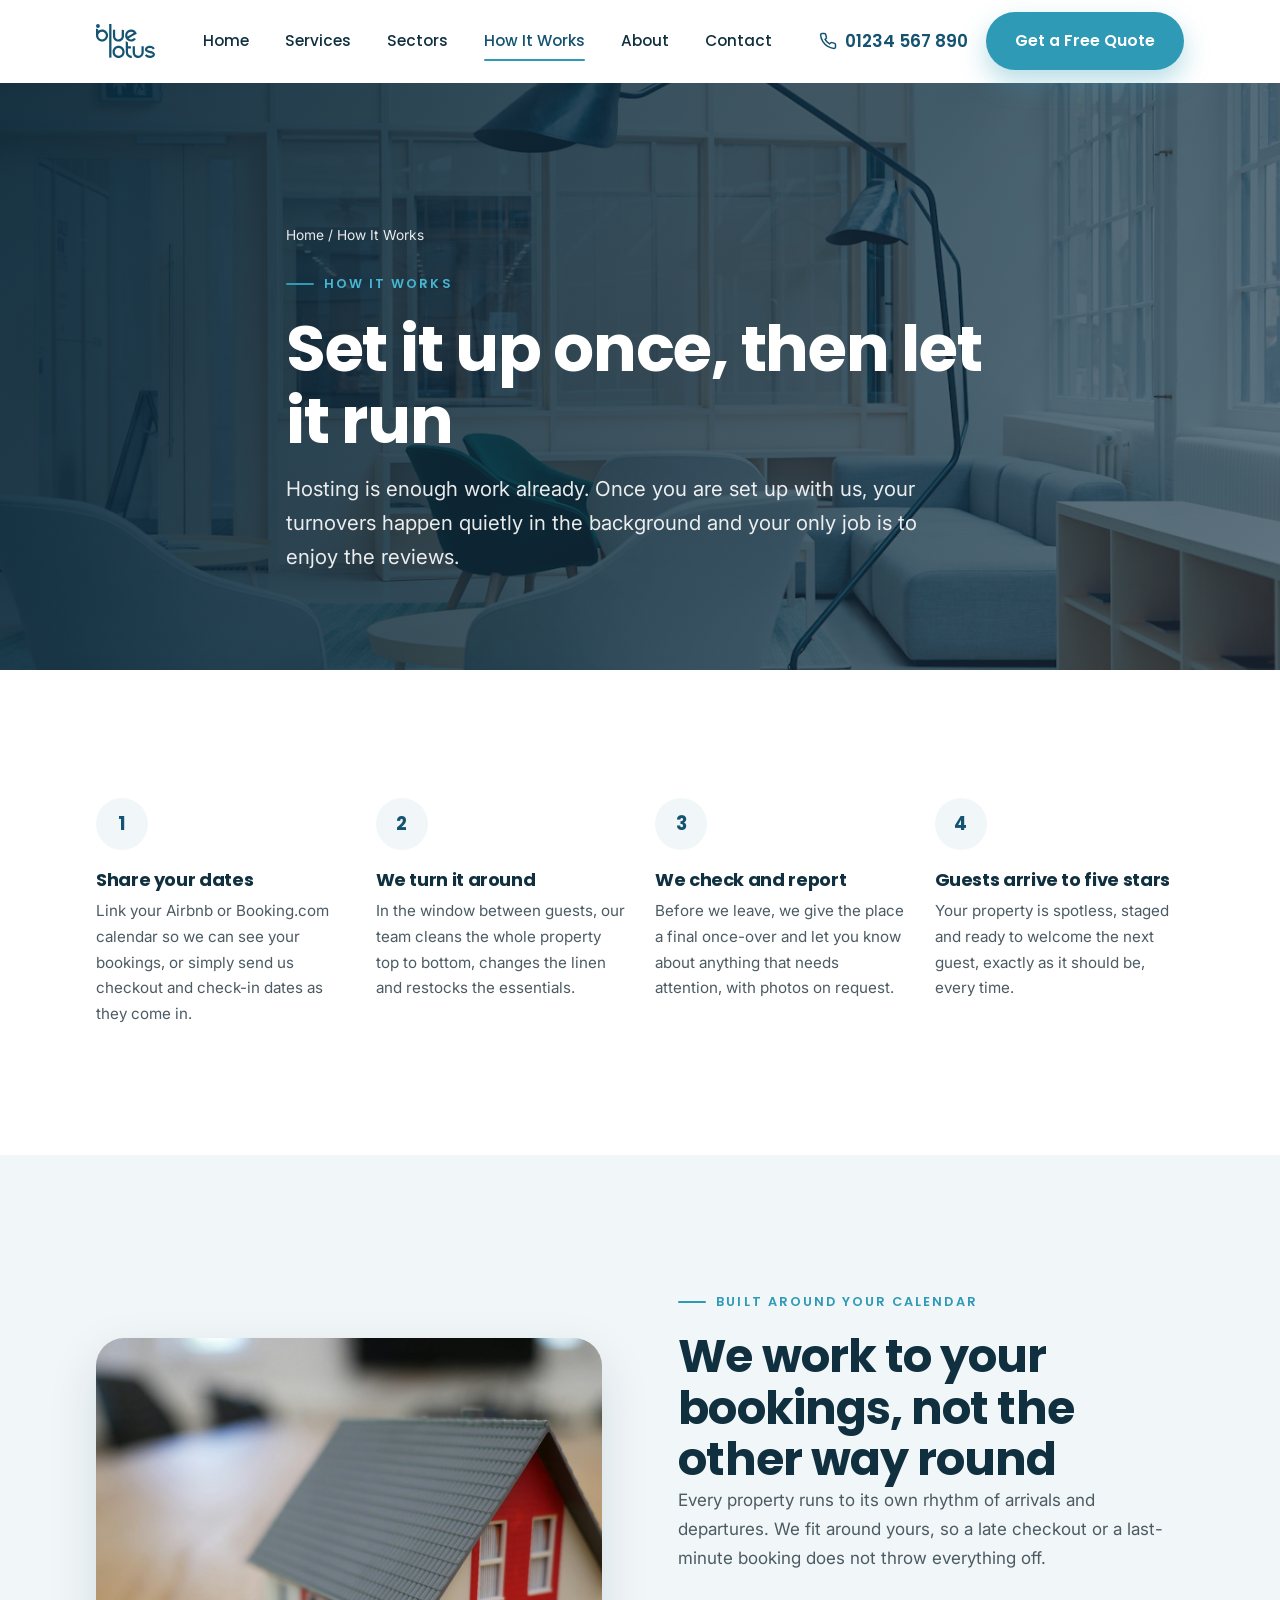
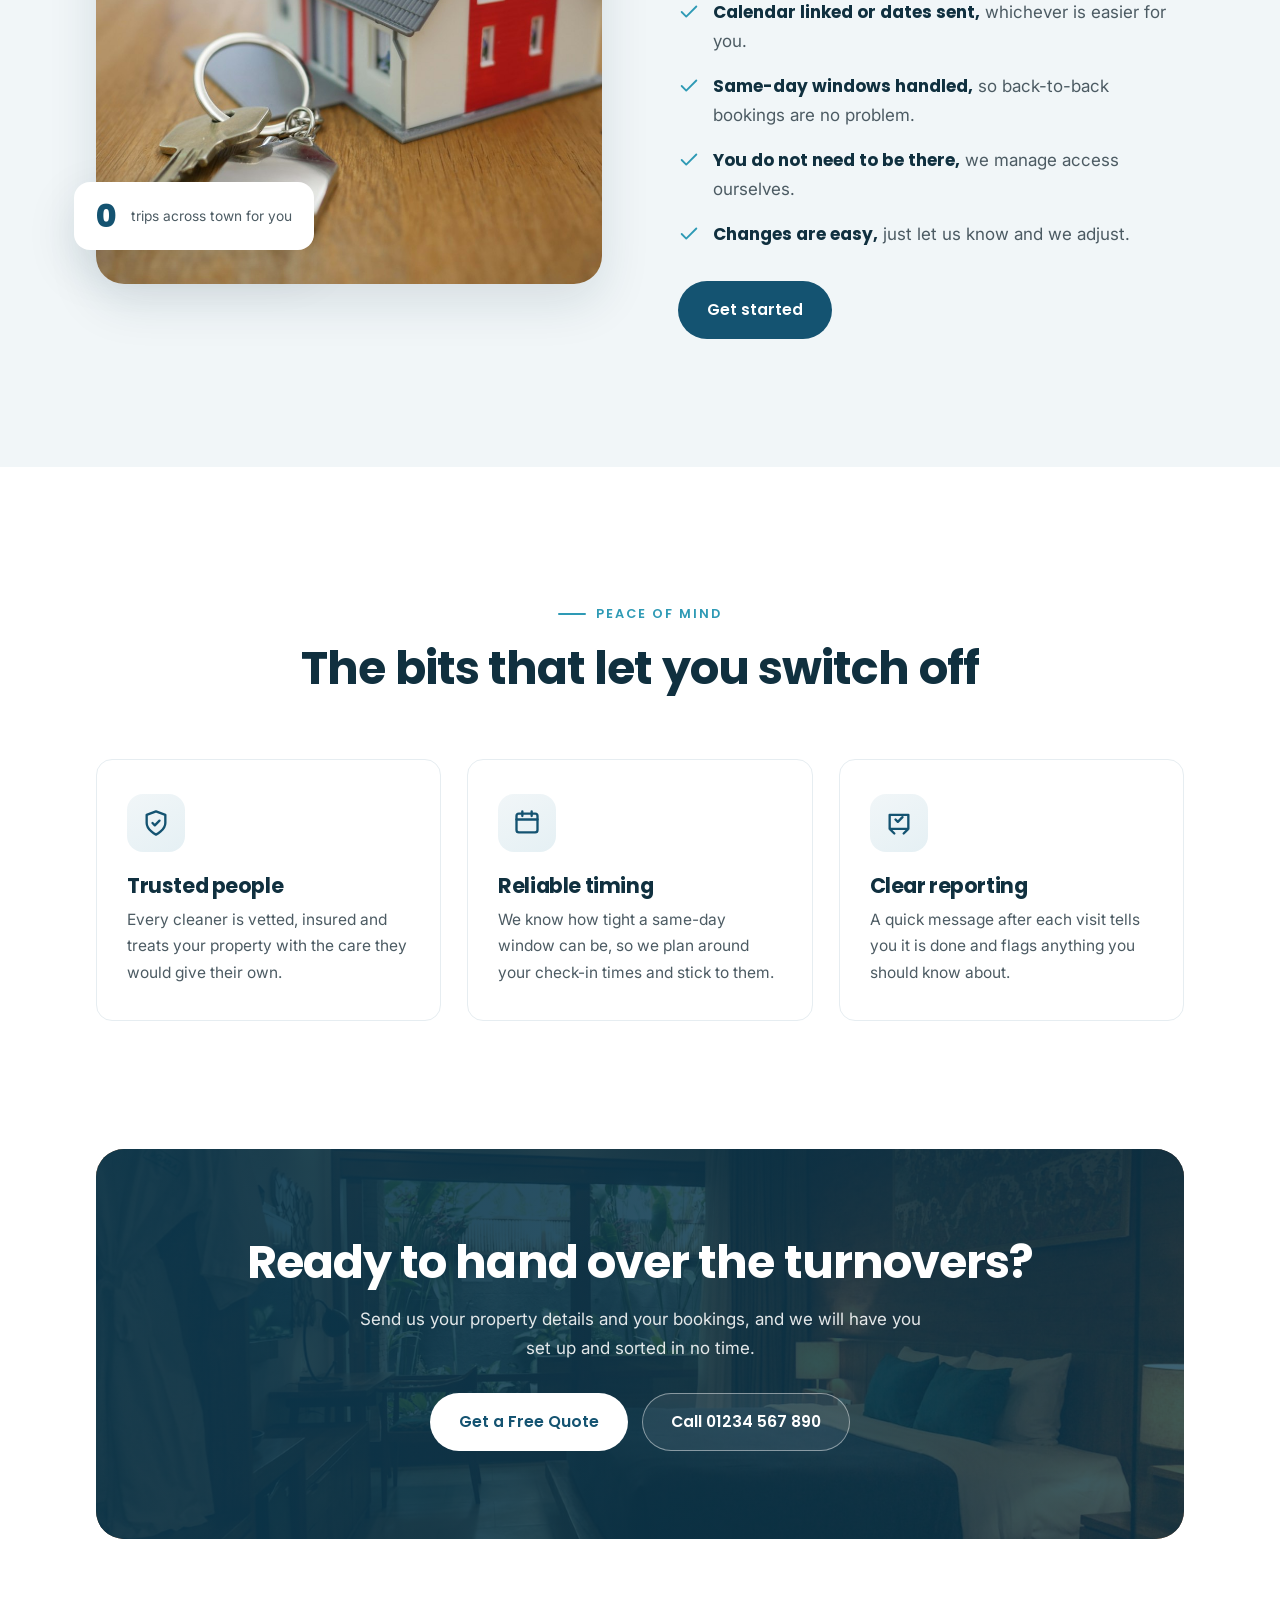
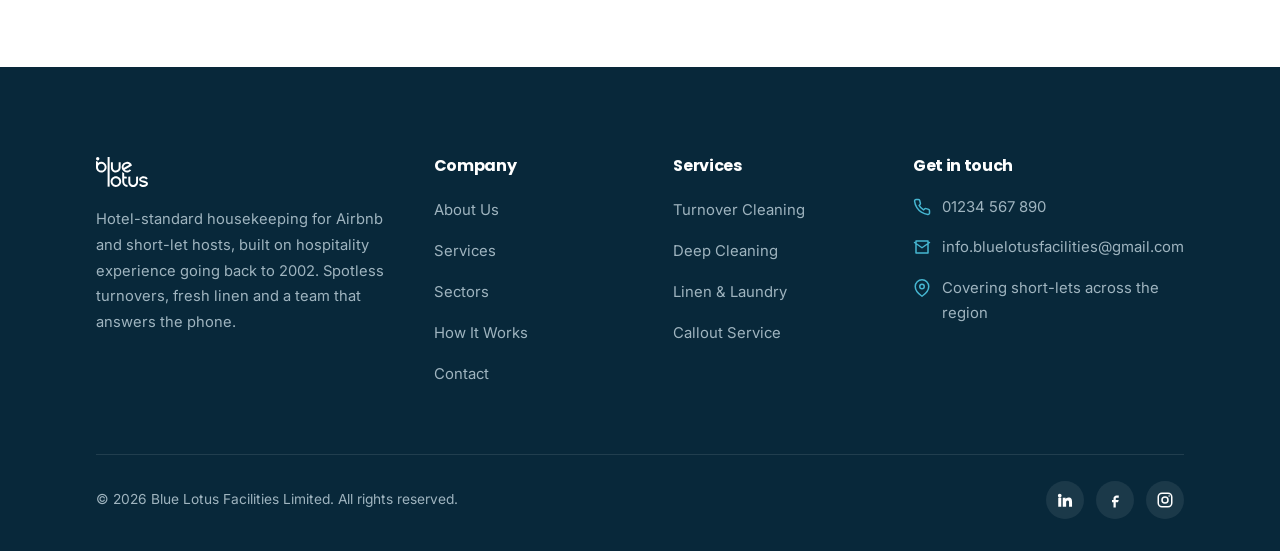
<file: how-it-works.html>
<!DOCTYPE html>
<html lang="en">
<head>
  <meta charset="UTF-8">
  <meta name="viewport" content="width=device-width, initial-scale=1.0">
  <title>How It Works | Blue Lotus Facilities</title>
  <meta name="description" content="See how Blue Lotus handles your short-let turnovers. Share your calendar, we turn the property around between guests, check it over and report back. Simple.">
  <link rel="icon" href="assets/favicon.svg" type="image/svg+xml">
  <link rel="preconnect" href="https://fonts.googleapis.com">
  <link rel="preconnect" href="https://fonts.gstatic.com" crossorigin>
  <link rel="stylesheet" href="https://fonts.googleapis.com/css2?family=Poppins:wght@500;600;700;800&family=Inter:wght@400;500;600&display=swap" media="print" onload="this.media='all'">
  <noscript><link rel="stylesheet" href="https://fonts.googleapis.com/css2?family=Poppins:wght@500;600;700;800&family=Inter:wght@400;500;600&display=swap"></noscript>
  <link rel="stylesheet" href="css/styles.css">
</head>
<body>

  <!-- HEADER -->
  <header class="site-header">
    <div class="container nav">
      <a href="index.html" class="nav__logo" aria-label="Blue Lotus home"><img src="assets/logo.svg" alt="Blue Lotus"></a>
      <nav class="nav__links" aria-label="Primary">
        <a href="index.html">Home</a>
        <a href="services.html">Services</a>
        <a href="sectors.html">Sectors</a>
        <a href="how-it-works.html" aria-current="page">How It Works</a>
        <a href="about.html">About</a>
        <a href="contact.html">Contact</a>
      </nav>
      <div class="nav__cta">
        <a href="tel:+441234567890" class="nav__phone"><svg viewBox="0 0 24 24" fill="none" stroke="currentColor" stroke-width="2" stroke-linecap="round"><path d="M22 16.92v3a2 2 0 0 1-2.18 2 19.79 19.79 0 0 1-8.63-3.07 19.5 19.5 0 0 1-6-6 19.79 19.79 0 0 1-3.07-8.67A2 2 0 0 1 4.11 2h3a2 2 0 0 1 2 1.72c.13.96.36 1.9.7 2.81a2 2 0 0 1-.45 2.11L8.09 9.91a16 16 0 0 0 6 6l1.27-1.27a2 2 0 0 1 2.11-.45c.9.34 1.85.57 2.81.7A2 2 0 0 1 22 16.92Z"/></svg>01234 567 890</a>
        <a href="contact.html" class="btn btn--primary">Get a Free Quote</a>
      </div>
      <button class="nav__toggle" aria-label="Open menu" aria-expanded="false" aria-controls="mobile-menu"><svg viewBox="0 0 24 24" fill="none" stroke="currentColor" stroke-width="2" stroke-linecap="round"><path d="M3 12h18M3 6h18M3 18h18"/></svg></button>
    </div>
    <div class="mobile-menu" id="mobile-menu">
      <a href="index.html">Home</a>
      <a href="services.html">Services</a>
      <a href="sectors.html">Sectors</a>
      <a href="how-it-works.html">How It Works</a>
      <a href="about.html">About</a>
      <a href="contact.html">Contact</a>
      <a href="contact.html" class="btn btn--primary">Get a Free Quote</a>
    </div>
  </header>

  <main>
    <!-- PAGE HERO -->
    <section class="page-hero">
      <div class="page-hero__bg"><img src="assets/img/prop-living.jpg" alt="Bright, tidy short-let living room"></div>
      <div class="container">
        <p class="breadcrumb"><a href="index.html">Home</a> / How It Works</p>
        <span class="eyebrow">How it works</span>
        <h1>Set it up once, then let it run</h1>
        <p class="lead">Hosting is enough work already. Once you are set up with us, your turnovers happen quietly in the background and your only job is to enjoy the reviews.</p>
      </div>
    </section>

    <!-- STEPS -->
    <section class="section">
      <div class="container">
        <div class="steps">
          <div class="step reveal"><div class="step__num">1</div><h3>Share your dates</h3><p>Link your Airbnb or Booking.com calendar so we can see your bookings, or simply send us checkout and check-in dates as they come in.</p></div>
          <div class="step reveal"><div class="step__num">2</div><h3>We turn it around</h3><p>In the window between guests, our team cleans the whole property top to bottom, changes the linen and restocks the essentials.</p></div>
          <div class="step reveal"><div class="step__num">3</div><h3>We check and report</h3><p>Before we leave, we give the place a final once-over and let you know about anything that needs attention, with photos on request.</p></div>
          <div class="step reveal"><div class="step__num">4</div><h3>Guests arrive to five stars</h3><p>Your property is spotless, staged and ready to welcome the next guest, exactly as it should be, every time.</p></div>
        </div>
      </div>
    </section>

    <!-- CALENDAR / SYNC FEATURE -->
    <section class="section section--tint">
      <div class="container split">
        <div class="split__media reveal">
          <img src="assets/img/prop-keys.jpg" alt="Keys handed over for a short-let property">
          <div class="split__badge"><span class="n">0</span><small>trips across town for you</small></div>
        </div>
        <div class="reveal">
          <span class="eyebrow">Built around your calendar</span>
          <h2>We work to your bookings, not the other way round</h2>
          <p>Every property runs to its own rhythm of arrivals and departures. We fit around yours, so a late checkout or a last-minute booking does not throw everything off.</p>
          <ul class="checklist">
            <li><svg viewBox="0 0 24 24" fill="none" stroke="currentColor" stroke-width="2" stroke-linecap="round" stroke-linejoin="round"><path d="M20 6 9 17l-5-5"/></svg><span><strong>Calendar linked or dates sent,</strong> whichever is easier for you.</span></li>
            <li><svg viewBox="0 0 24 24" fill="none" stroke="currentColor" stroke-width="2" stroke-linecap="round" stroke-linejoin="round"><path d="M20 6 9 17l-5-5"/></svg><span><strong>Same-day windows handled,</strong> so back-to-back bookings are no problem.</span></li>
            <li><svg viewBox="0 0 24 24" fill="none" stroke="currentColor" stroke-width="2" stroke-linecap="round" stroke-linejoin="round"><path d="M20 6 9 17l-5-5"/></svg><span><strong>You do not need to be there,</strong> we manage access ourselves.</span></li>
            <li><svg viewBox="0 0 24 24" fill="none" stroke="currentColor" stroke-width="2" stroke-linecap="round" stroke-linejoin="round"><path d="M20 6 9 17l-5-5"/></svg><span><strong>Changes are easy,</strong> just let us know and we adjust.</span></li>
          </ul>
          <a href="contact.html" class="btn btn--dark">Get started</a>
        </div>
      </div>
    </section>

    <!-- REASSURANCE -->
    <section class="section">
      <div class="container">
        <div class="section-head center reveal">
          <span class="eyebrow">Peace of mind</span>
          <h2>The bits that let you switch off</h2>
        </div>
        <div class="grid grid-3">
          <article class="card reveal">
            <div class="card__icon"><svg viewBox="0 0 24 24" fill="none" stroke="currentColor" stroke-width="2" stroke-linecap="round" stroke-linejoin="round"><path d="M12 22s8-4 8-10V5l-8-3-8 3v7c0 6 8 10 8 10Z"/><path d="m9 12 2 2 4-4"/></svg></div>
            <h3>Trusted people</h3>
            <p>Every cleaner is vetted, insured and treats your property with the care they would give their own.</p>
          </article>
          <article class="card reveal">
            <div class="card__icon"><svg viewBox="0 0 24 24" fill="none" stroke="currentColor" stroke-width="2" stroke-linecap="round" stroke-linejoin="round"><rect x="3" y="4" width="18" height="16" rx="2"/><path d="M3 9h18M8 2v4M16 2v4"/></svg></div>
            <h3>Reliable timing</h3>
            <p>We know how tight a same-day window can be, so we plan around your check-in times and stick to them.</p>
          </article>
          <article class="card reveal">
            <div class="card__icon"><svg viewBox="0 0 24 24" fill="none" stroke="currentColor" stroke-width="2" stroke-linecap="round" stroke-linejoin="round"><path d="M4 5h16v12H4zM4 17l4 4M20 17l-4 4M9 9l2 2 4-4"/></svg></div>
            <h3>Clear reporting</h3>
            <p>A quick message after each visit tells you it is done and flags anything you should know about.</p>
          </article>
        </div>
      </div>
    </section>

    <!-- CTA -->
    <section class="section" style="padding-top:0">
      <div class="container">
        <div class="cta reveal">
          <img src="assets/img/hero-hotel.jpg" alt="">
          <h2>Ready to hand over the turnovers?</h2>
          <p>Send us your property details and your bookings, and we will have you set up and sorted in no time.</p>
          <div class="hero__actions">
            <a href="contact.html" class="btn btn--light">Get a Free Quote</a>
            <a href="tel:+441234567890" class="btn btn--outline-light">Call 01234 567 890</a>
          </div>
        </div>
      </div>
    </section>
  </main>

  <!-- FOOTER -->
  <footer class="site-footer">
    <div class="container">
      <div class="footer-grid">
        <div>
          <img src="assets/logo-white.svg" alt="Blue Lotus" class="flogo">
          <p>Hotel-standard housekeeping for Airbnb and short-let hosts, built on hospitality experience going back to 2002. Spotless turnovers, fresh linen and a team that answers the phone.</p>
        </div>
        <div>
          <h4>Company</h4>
          <ul class="footer-links">
            <li><a href="about.html">About Us</a></li>
            <li><a href="services.html">Services</a></li>
            <li><a href="sectors.html">Sectors</a></li>
            <li><a href="how-it-works.html">How It Works</a></li>
            <li><a href="contact.html">Contact</a></li>
          </ul>
        </div>
        <div>
          <h4>Services</h4>
          <ul class="footer-links">
            <li><a href="services.html">Turnover Cleaning</a></li>
            <li><a href="services.html">Deep Cleaning</a></li>
            <li><a href="services.html">Linen &amp; Laundry</a></li>
            <li><a href="services.html">Callout Service</a></li>
          </ul>
        </div>
        <div>
          <h4>Get in touch</h4>
          <ul class="footer-contact">
            <li><svg viewBox="0 0 24 24" fill="none" stroke="currentColor" stroke-width="2" stroke-linecap="round" stroke-linejoin="round"><path d="M22 16.92v3a2 2 0 0 1-2.18 2 19.79 19.79 0 0 1-8.63-3.07 19.5 19.5 0 0 1-6-6 19.79 19.79 0 0 1-3.07-8.67A2 2 0 0 1 4.11 2h3a2 2 0 0 1 2 1.72c.13.96.36 1.9.7 2.81a2 2 0 0 1-.45 2.11L8.09 9.91a16 16 0 0 0 6 6l1.27-1.27a2 2 0 0 1 2.11-.45c.9.34 1.85.57 2.81.7A2 2 0 0 1 22 16.92Z"/></svg><a href="tel:+441234567890">01234 567 890</a></li>
            <li><svg viewBox="0 0 24 24" fill="none" stroke="currentColor" stroke-width="2" stroke-linecap="round" stroke-linejoin="round"><path d="M4 4h16v16H4zM22 6l-10 7L2 6"/></svg><a href="mailto:info.bluelotusfacilities@gmail.com">info.bluelotusfacilities@gmail.com</a></li>
            <li><svg viewBox="0 0 24 24" fill="none" stroke="currentColor" stroke-width="2" stroke-linecap="round" stroke-linejoin="round"><path d="M21 10c0 7-9 13-9 13s-9-6-9-13a9 9 0 0 1 18 0Z"/><circle cx="12" cy="10" r="3"/></svg><span>Covering short-lets across the region</span></li>
          </ul>
        </div>
      </div>
      <div class="footer-bottom">
        <span>&copy; <span id="year">2026</span> Blue Lotus Facilities Limited. All rights reserved.</span>
        <div class="footer-social">
          <a href="#" aria-label="LinkedIn"><svg viewBox="0 0 24 24" fill="currentColor"><path d="M4.98 3.5a2.5 2.5 0 1 1 0 5 2.5 2.5 0 0 1 0-5ZM3 9h4v12H3zM9 9h3.8v1.7h.05c.53-1 1.83-2.05 3.77-2.05 4.03 0 4.78 2.65 4.78 6.1V21h-4v-5.4c0-1.3 0-2.95-1.8-2.95s-2.07 1.4-2.07 2.85V21H9z"/></svg></a>
          <a href="#" aria-label="Facebook"><svg viewBox="0 0 24 24" fill="currentColor"><path d="M14 9h3V6h-3c-2.2 0-4 1.8-4 4v2H8v3h2v7h3v-7h3l1-3h-4v-2c0-.6.4-1 1-1Z"/></svg></a>
          <a href="#" aria-label="Instagram"><svg viewBox="0 0 24 24" fill="none" stroke="currentColor" stroke-width="2"><rect x="3" y="3" width="18" height="18" rx="5"/><circle cx="12" cy="12" r="4"/><circle cx="17.5" cy="6.5" r="1" fill="currentColor" stroke="none"/></svg></a>
        </div>
      </div>
    </div>
  </footer>

  <script src="js/main.js"></script>
</body>
</html>
</file>
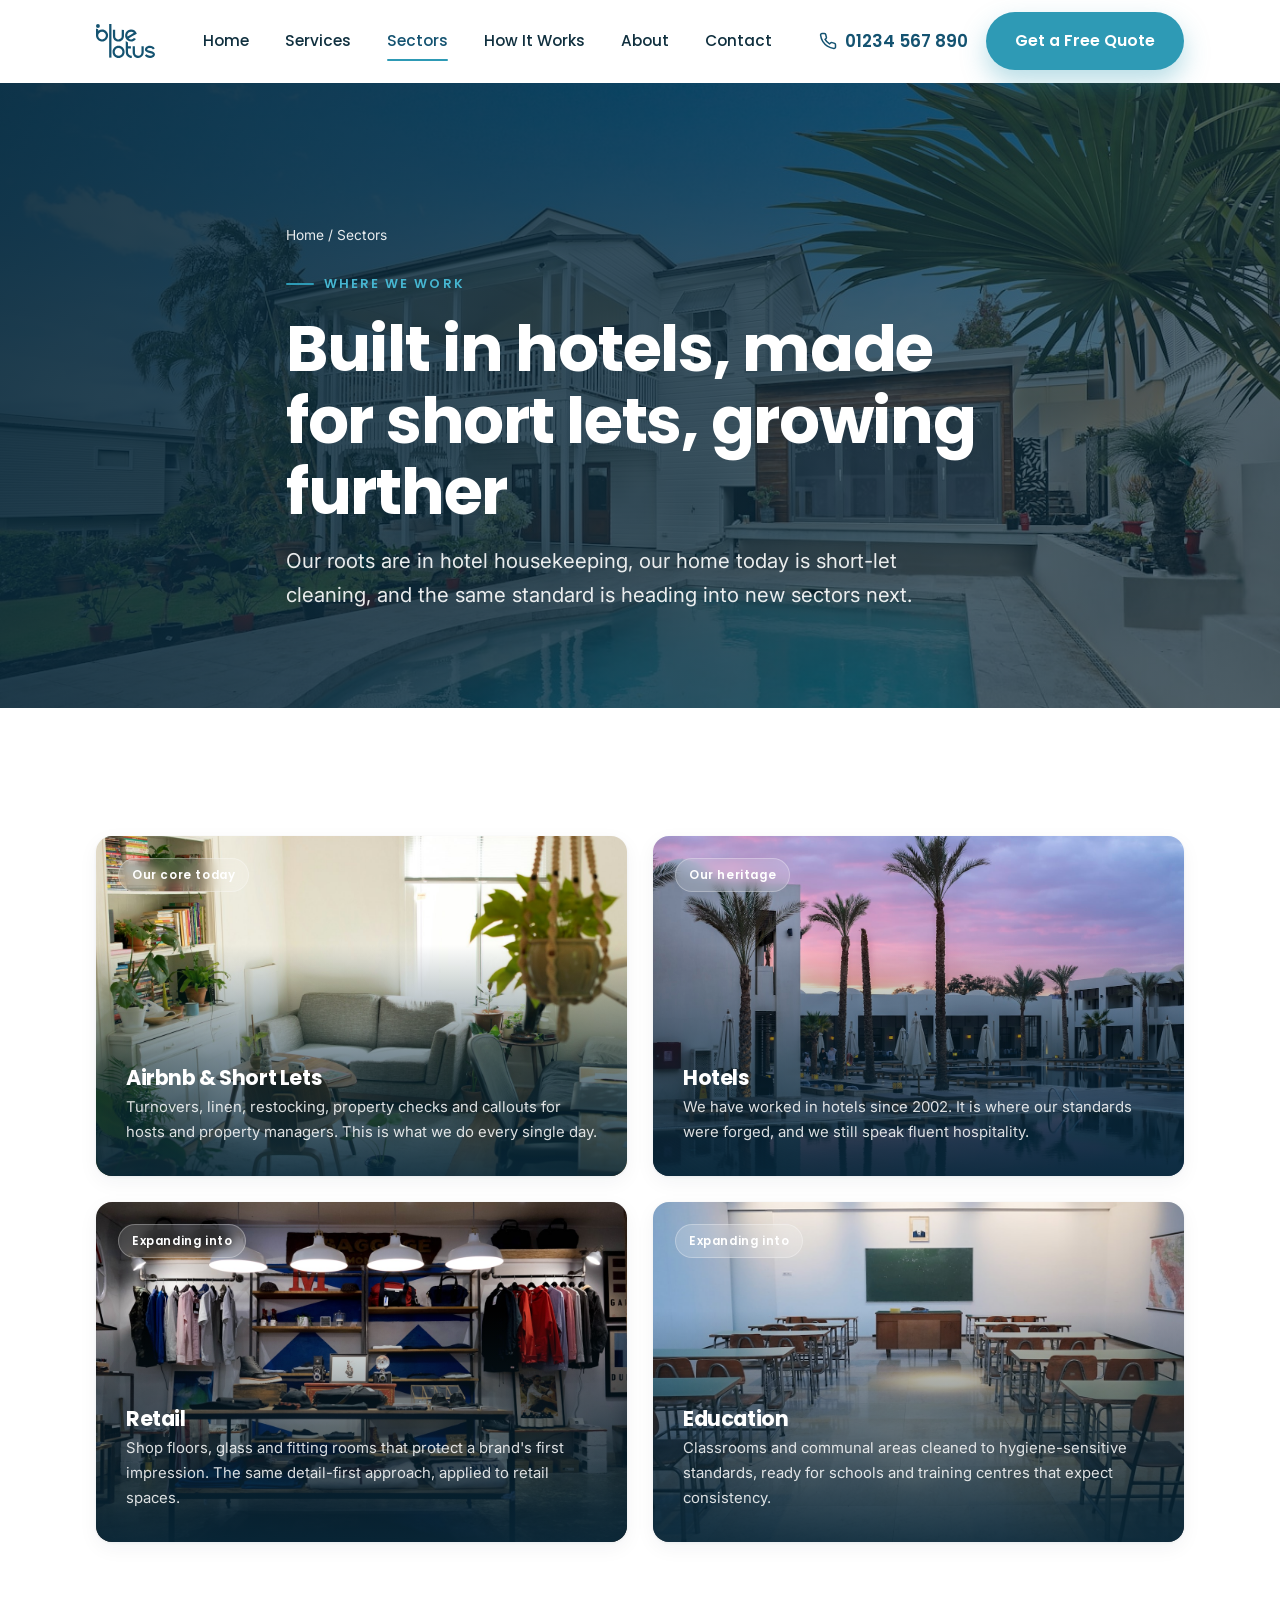
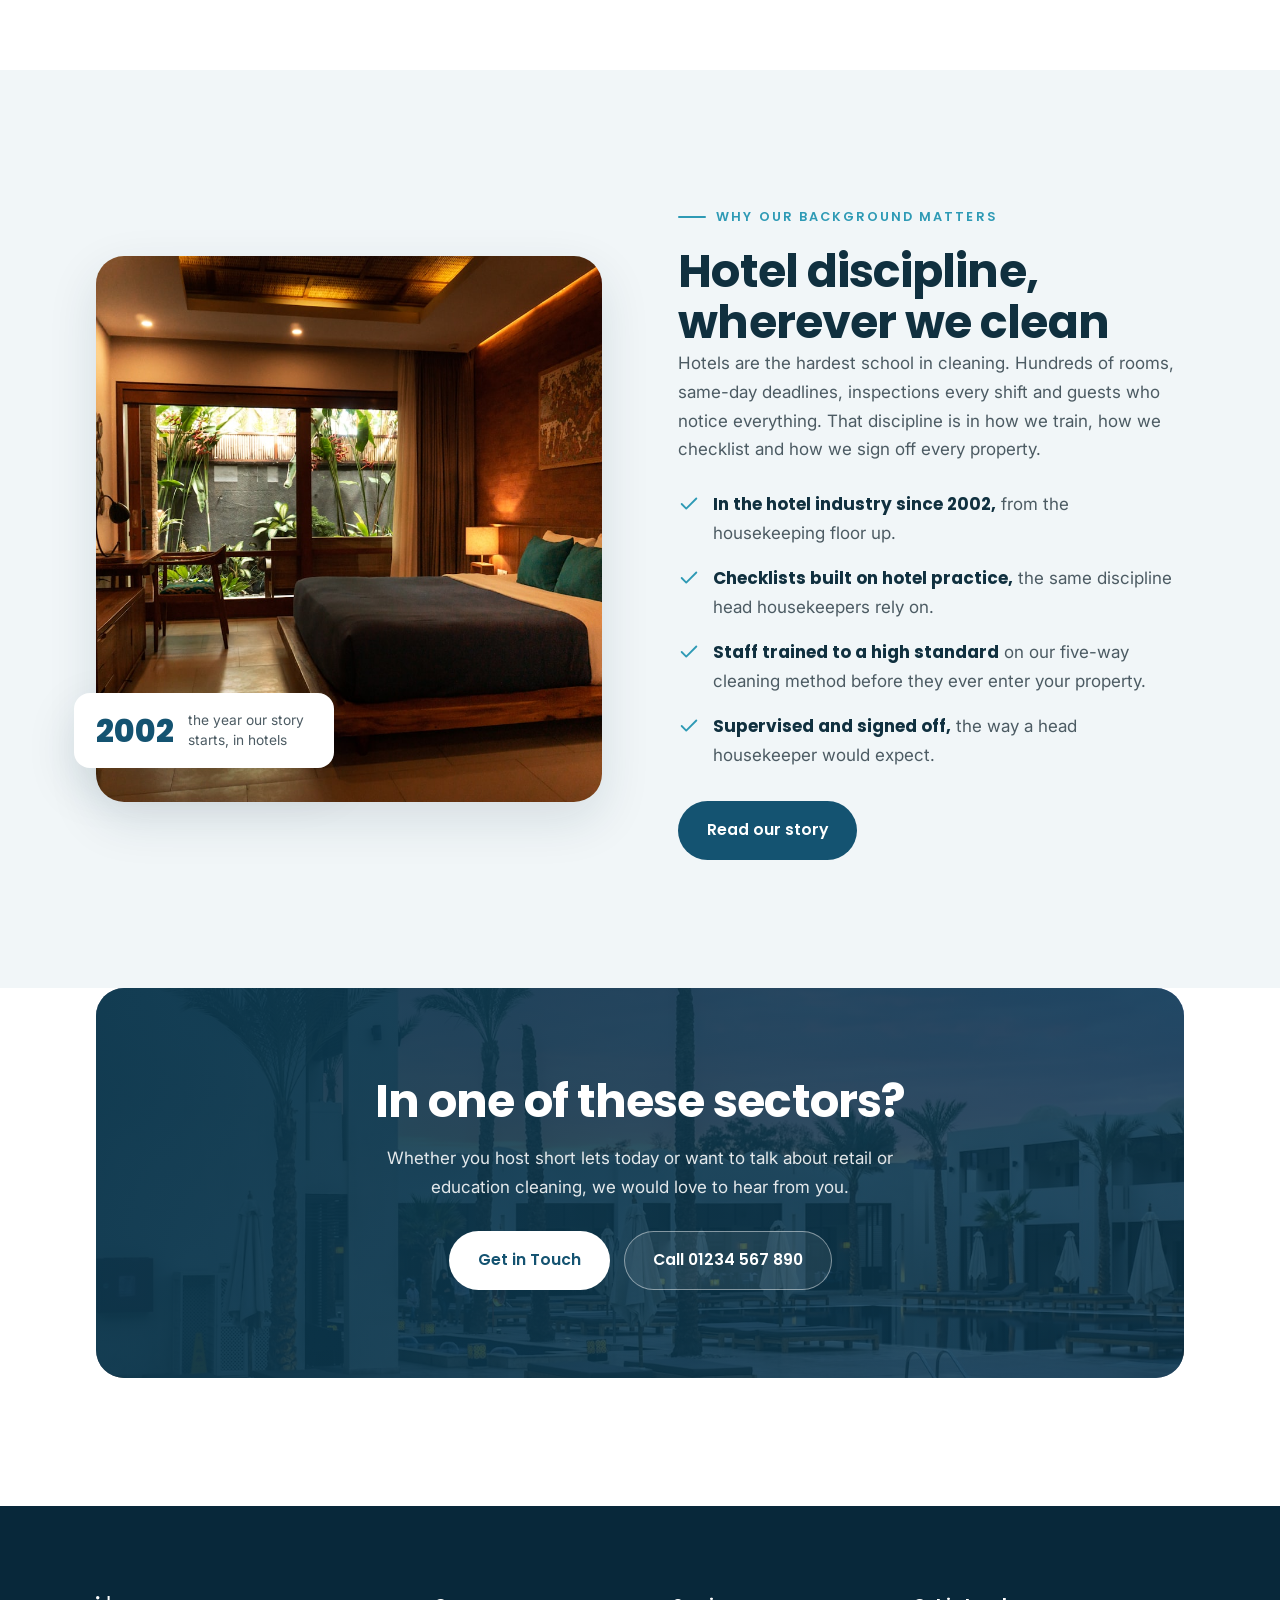
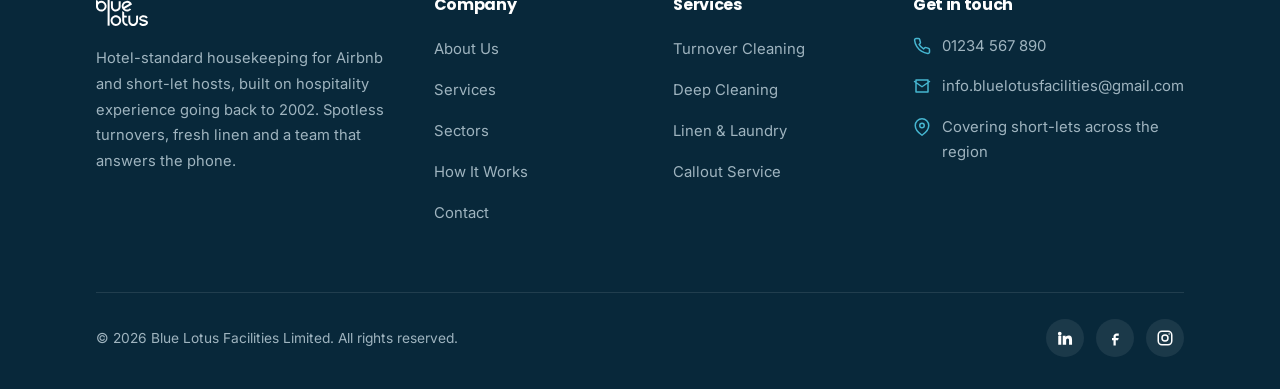
<file: sectors.html>
<!DOCTYPE html>
<html lang="en">
<head>
  <meta charset="UTF-8">
  <meta name="viewport" content="width=device-width, initial-scale=1.0">
  <title>Sectors | Blue Lotus Facilities</title>
  <meta name="description" content="Blue Lotus Facilities cleans short lets and Airbnbs today, built on hotel housekeeping experience since 2002, with retail and education cleaning on the way.">
  <link rel="icon" href="assets/favicon.svg" type="image/svg+xml">
  <link rel="preconnect" href="https://fonts.googleapis.com">
  <link rel="preconnect" href="https://fonts.gstatic.com" crossorigin>
  <link rel="stylesheet" href="https://fonts.googleapis.com/css2?family=Poppins:wght@500;600;700;800&family=Inter:wght@400;500;600&display=swap" media="print" onload="this.media='all'">
  <noscript><link rel="stylesheet" href="https://fonts.googleapis.com/css2?family=Poppins:wght@500;600;700;800&family=Inter:wght@400;500;600&display=swap"></noscript>
  <link rel="stylesheet" href="css/styles.css">
</head>
<body>

  <!-- HEADER -->
  <header class="site-header">
    <div class="container nav">
      <a href="index.html" class="nav__logo" aria-label="Blue Lotus home"><img src="assets/logo.svg" alt="Blue Lotus"></a>
      <nav class="nav__links" aria-label="Primary">
        <a href="index.html">Home</a>
        <a href="services.html">Services</a>
        <a href="sectors.html" aria-current="page">Sectors</a>
        <a href="how-it-works.html">How It Works</a>
        <a href="about.html">About</a>
        <a href="contact.html">Contact</a>
      </nav>
      <div class="nav__cta">
        <a href="tel:+441234567890" class="nav__phone"><svg viewBox="0 0 24 24" fill="none" stroke="currentColor" stroke-width="2" stroke-linecap="round"><path d="M22 16.92v3a2 2 0 0 1-2.18 2 19.79 19.79 0 0 1-8.63-3.07 19.5 19.5 0 0 1-6-6 19.79 19.79 0 0 1-3.07-8.67A2 2 0 0 1 4.11 2h3a2 2 0 0 1 2 1.72c.13.96.36 1.9.7 2.81a2 2 0 0 1-.45 2.11L8.09 9.91a16 16 0 0 0 6 6l1.27-1.27a2 2 0 0 1 2.11-.45c.9.34 1.85.57 2.81.7A2 2 0 0 1 22 16.92Z"/></svg>01234 567 890</a>
        <a href="contact.html" class="btn btn--primary">Get a Free Quote</a>
      </div>
      <button class="nav__toggle" aria-label="Open menu" aria-expanded="false" aria-controls="mobile-menu"><svg viewBox="0 0 24 24" fill="none" stroke="currentColor" stroke-width="2" stroke-linecap="round"><path d="M3 12h18M3 6h18M3 18h18"/></svg></button>
    </div>
    <div class="mobile-menu" id="mobile-menu">
      <a href="index.html">Home</a>
      <a href="services.html">Services</a>
      <a href="sectors.html">Sectors</a>
      <a href="how-it-works.html">How It Works</a>
      <a href="about.html">About</a>
      <a href="contact.html">Contact</a>
      <a href="contact.html" class="btn btn--primary">Get a Free Quote</a>
    </div>
  </header>

  <main>
    <!-- PAGE HERO -->
    <section class="page-hero">
      <div class="page-hero__bg"><img src="assets/img/house-front.jpg" alt="A well-kept property exterior"></div>
      <div class="container">
        <p class="breadcrumb"><a href="index.html">Home</a> / Sectors</p>
        <span class="eyebrow">Where we work</span>
        <h1>Built in hotels, made for short lets, growing further</h1>
        <p class="lead">Our roots are in hotel housekeeping, our home today is short-let cleaning, and the same standard is heading into new sectors next.</p>
      </div>
    </section>

    <!-- SECTORS -->
    <section class="section">
      <div class="container">
        <div class="grid grid-2">
          <div class="space-card reveal" style="min-height:340px">
            <img src="assets/img/apartment.jpg" alt="Airbnb apartment living room">
            <span class="tag">Our core today</span>
            <div><h3>Airbnb &amp; Short Lets</h3><p>Turnovers, linen, restocking, property checks and callouts for hosts and property managers. This is what we do every single day.</p></div>
          </div>
          <div class="space-card reveal" style="min-height:340px">
            <img src="assets/img/sector-hotel.jpg" alt="Hotel resort at dusk">
            <span class="tag">Our heritage</span>
            <div><h3>Hotels</h3><p>We have worked in hotels since 2002. It is where our standards were forged, and we still speak fluent hospitality.</p></div>
          </div>
          <div class="space-card reveal" style="min-height:340px">
            <img src="assets/img/sector-retail.jpg" alt="Retail store interior">
            <span class="tag tag--soon">Expanding into</span>
            <div><h3>Retail</h3><p>Shop floors, glass and fitting rooms that protect a brand's first impression. The same detail-first approach, applied to retail spaces.</p></div>
          </div>
          <div class="space-card reveal" style="min-height:340px">
            <img src="assets/img/sector-education.jpg" alt="A clean, empty classroom">
            <span class="tag tag--soon">Expanding into</span>
            <div><h3>Education</h3><p>Classrooms and communal areas cleaned to hygiene-sensitive standards, ready for schools and training centres that expect consistency.</p></div>
          </div>
        </div>
      </div>
    </section>

    <!-- WHY THE HERITAGE MATTERS -->
    <section class="section section--tint">
      <div class="container split">
        <div class="split__media reveal">
          <img src="assets/img/hero-hotel.jpg" alt="A hotel-standard finished bedroom">
          <div class="split__badge"><span class="n">2002</span><small>the year our story starts, in hotels</small></div>
        </div>
        <div class="reveal">
          <span class="eyebrow">Why our background matters</span>
          <h2>Hotel discipline, wherever we clean</h2>
          <p>Hotels are the hardest school in cleaning. Hundreds of rooms, same-day deadlines, inspections every shift and guests who notice everything. That discipline is in how we train, how we checklist and how we sign off every property.</p>
          <ul class="checklist">
            <li><svg viewBox="0 0 24 24" fill="none" stroke="currentColor" stroke-width="2" stroke-linecap="round" stroke-linejoin="round"><path d="M20 6 9 17l-5-5"/></svg><span><strong>In the hotel industry since 2002,</strong> from the housekeeping floor up.</span></li>
            <li><svg viewBox="0 0 24 24" fill="none" stroke="currentColor" stroke-width="2" stroke-linecap="round" stroke-linejoin="round"><path d="M20 6 9 17l-5-5"/></svg><span><strong>Checklists built on hotel practice,</strong> the same discipline head housekeepers rely on.</span></li>
            <li><svg viewBox="0 0 24 24" fill="none" stroke="currentColor" stroke-width="2" stroke-linecap="round" stroke-linejoin="round"><path d="M20 6 9 17l-5-5"/></svg><span><strong>Staff trained to a high standard</strong> on our five-way cleaning method before they ever enter your property.</span></li>
            <li><svg viewBox="0 0 24 24" fill="none" stroke="currentColor" stroke-width="2" stroke-linecap="round" stroke-linejoin="round"><path d="M20 6 9 17l-5-5"/></svg><span><strong>Supervised and signed off,</strong> the way a head housekeeper would expect.</span></li>
          </ul>
          <a href="about.html" class="btn btn--dark">Read our story</a>
        </div>
      </div>
    </section>

    <!-- CTA -->
    <section class="section" style="padding-top:0">
      <div class="container">
        <div class="cta reveal">
          <img src="assets/img/sector-hotel.jpg" alt="">
          <h2>In one of these sectors?</h2>
          <p>Whether you host short lets today or want to talk about retail or education cleaning, we would love to hear from you.</p>
          <div class="hero__actions">
            <a href="contact.html" class="btn btn--light">Get in Touch</a>
            <a href="tel:+441234567890" class="btn btn--outline-light">Call 01234 567 890</a>
          </div>
        </div>
      </div>
    </section>
  </main>

  <!-- FOOTER -->
  <footer class="site-footer">
    <div class="container">
      <div class="footer-grid">
        <div>
          <img src="assets/logo-white.svg" alt="Blue Lotus" class="flogo">
          <p>Hotel-standard housekeeping for Airbnb and short-let hosts, built on hospitality experience going back to 2002. Spotless turnovers, fresh linen and a team that answers the phone.</p>
        </div>
        <div>
          <h4>Company</h4>
          <ul class="footer-links">
            <li><a href="about.html">About Us</a></li>
            <li><a href="services.html">Services</a></li>
            <li><a href="sectors.html">Sectors</a></li>
            <li><a href="how-it-works.html">How It Works</a></li>
            <li><a href="contact.html">Contact</a></li>
          </ul>
        </div>
        <div>
          <h4>Services</h4>
          <ul class="footer-links">
            <li><a href="services.html">Turnover Cleaning</a></li>
            <li><a href="services.html">Deep Cleaning</a></li>
            <li><a href="services.html">Linen &amp; Laundry</a></li>
            <li><a href="services.html">Callout Service</a></li>
          </ul>
        </div>
        <div>
          <h4>Get in touch</h4>
          <ul class="footer-contact">
            <li><svg viewBox="0 0 24 24" fill="none" stroke="currentColor" stroke-width="2" stroke-linecap="round" stroke-linejoin="round"><path d="M22 16.92v3a2 2 0 0 1-2.18 2 19.79 19.79 0 0 1-8.63-3.07 19.5 19.5 0 0 1-6-6 19.79 19.79 0 0 1-3.07-8.67A2 2 0 0 1 4.11 2h3a2 2 0 0 1 2 1.72c.13.96.36 1.9.7 2.81a2 2 0 0 1-.45 2.11L8.09 9.91a16 16 0 0 0 6 6l1.27-1.27a2 2 0 0 1 2.11-.45c.9.34 1.85.57 2.81.7A2 2 0 0 1 22 16.92Z"/></svg><a href="tel:+441234567890">01234 567 890</a></li>
            <li><svg viewBox="0 0 24 24" fill="none" stroke="currentColor" stroke-width="2" stroke-linecap="round" stroke-linejoin="round"><path d="M4 4h16v16H4zM22 6l-10 7L2 6"/></svg><a href="mailto:info.bluelotusfacilities@gmail.com">info.bluelotusfacilities@gmail.com</a></li>
            <li><svg viewBox="0 0 24 24" fill="none" stroke="currentColor" stroke-width="2" stroke-linecap="round" stroke-linejoin="round"><path d="M21 10c0 7-9 13-9 13s-9-6-9-13a9 9 0 0 1 18 0Z"/><circle cx="12" cy="10" r="3"/></svg><span>Covering short-lets across the region</span></li>
          </ul>
        </div>
      </div>
      <div class="footer-bottom">
        <span>&copy; <span id="year">2026</span> Blue Lotus Facilities Limited. All rights reserved.</span>
        <div class="footer-social">
          <a href="#" aria-label="LinkedIn"><svg viewBox="0 0 24 24" fill="currentColor"><path d="M4.98 3.5a2.5 2.5 0 1 1 0 5 2.5 2.5 0 0 1 0-5ZM3 9h4v12H3zM9 9h3.8v1.7h.05c.53-1 1.83-2.05 3.77-2.05 4.03 0 4.78 2.65 4.78 6.1V21h-4v-5.4c0-1.3 0-2.95-1.8-2.95s-2.07 1.4-2.07 2.85V21H9z"/></svg></a>
          <a href="#" aria-label="Facebook"><svg viewBox="0 0 24 24" fill="currentColor"><path d="M14 9h3V6h-3c-2.2 0-4 1.8-4 4v2H8v3h2v7h3v-7h3l1-3h-4v-2c0-.6.4-1 1-1Z"/></svg></a>
          <a href="#" aria-label="Instagram"><svg viewBox="0 0 24 24" fill="none" stroke="currentColor" stroke-width="2"><rect x="3" y="3" width="18" height="18" rx="5"/><circle cx="12" cy="12" r="4"/><circle cx="17.5" cy="6.5" r="1" fill="currentColor" stroke="none"/></svg></a>
        </div>
      </div>
    </div>
  </footer>

  <script src="js/main.js"></script>
</body>
</html>
</file>
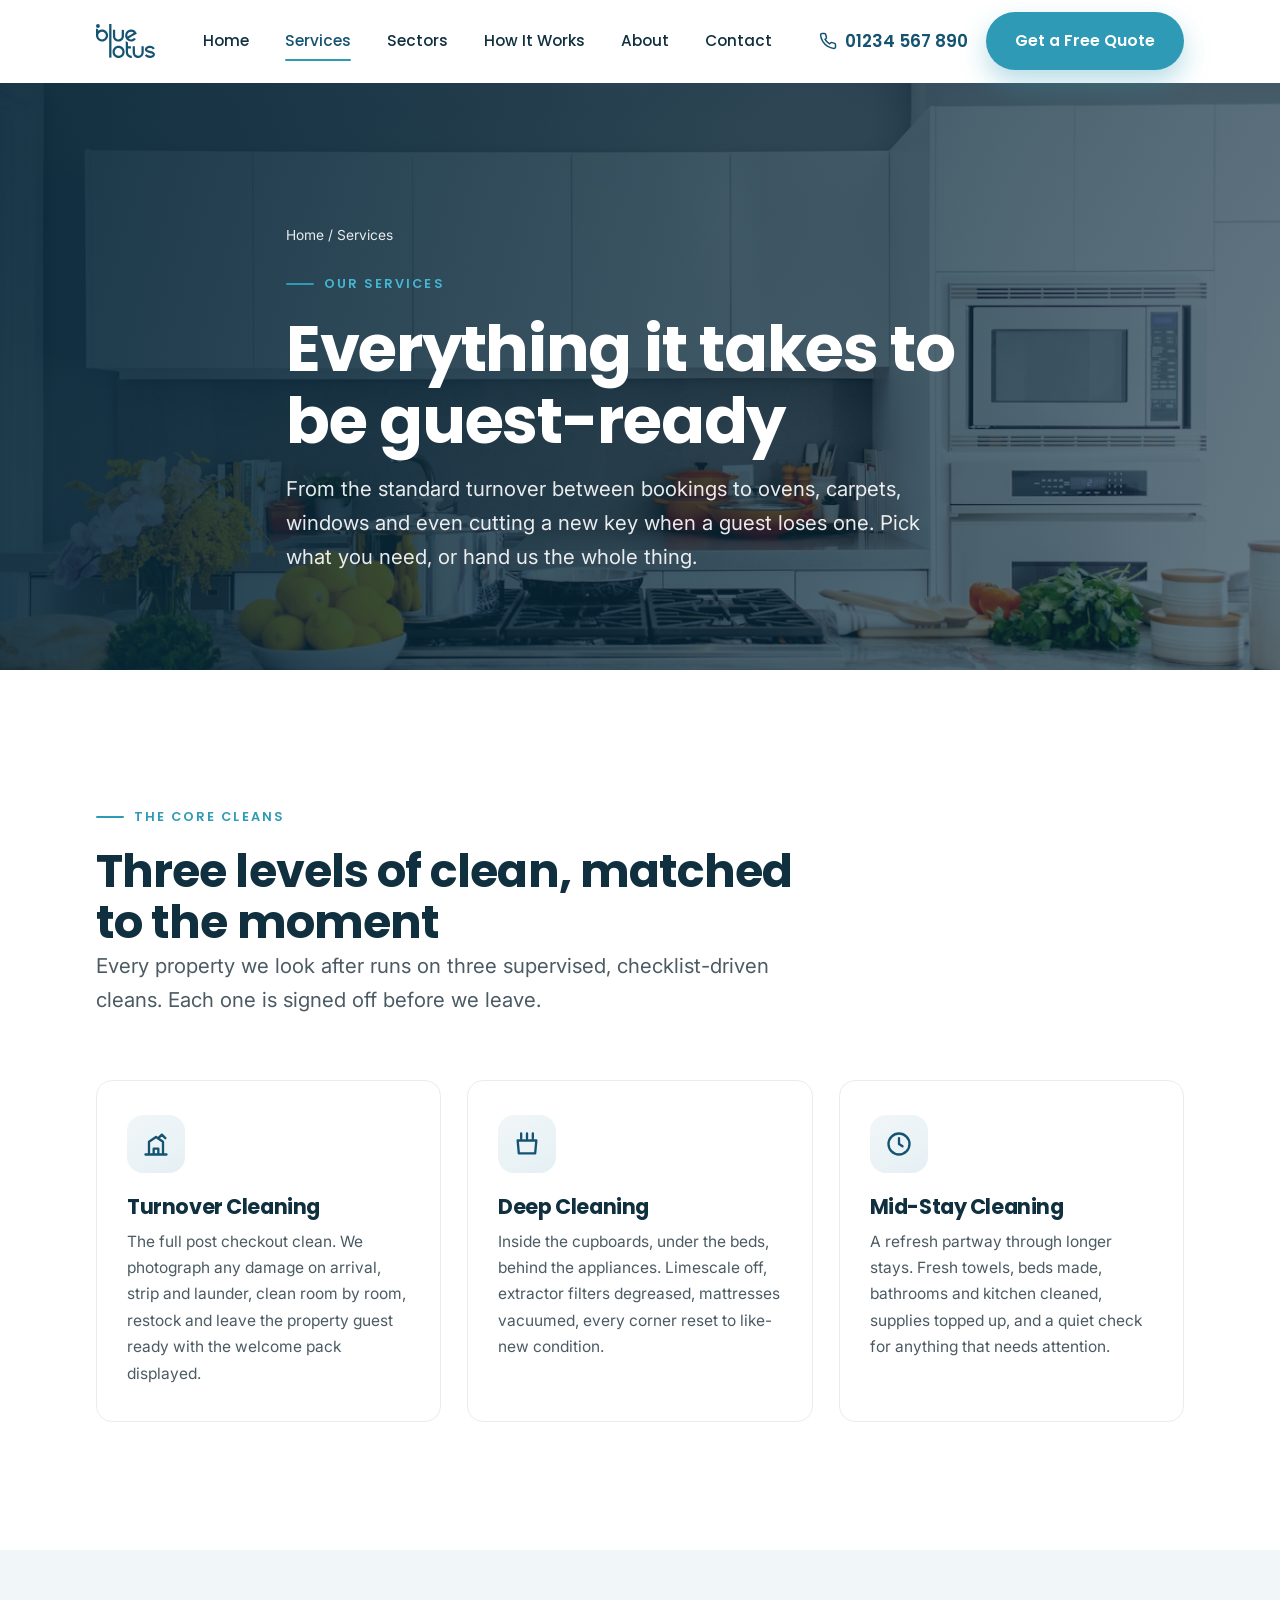
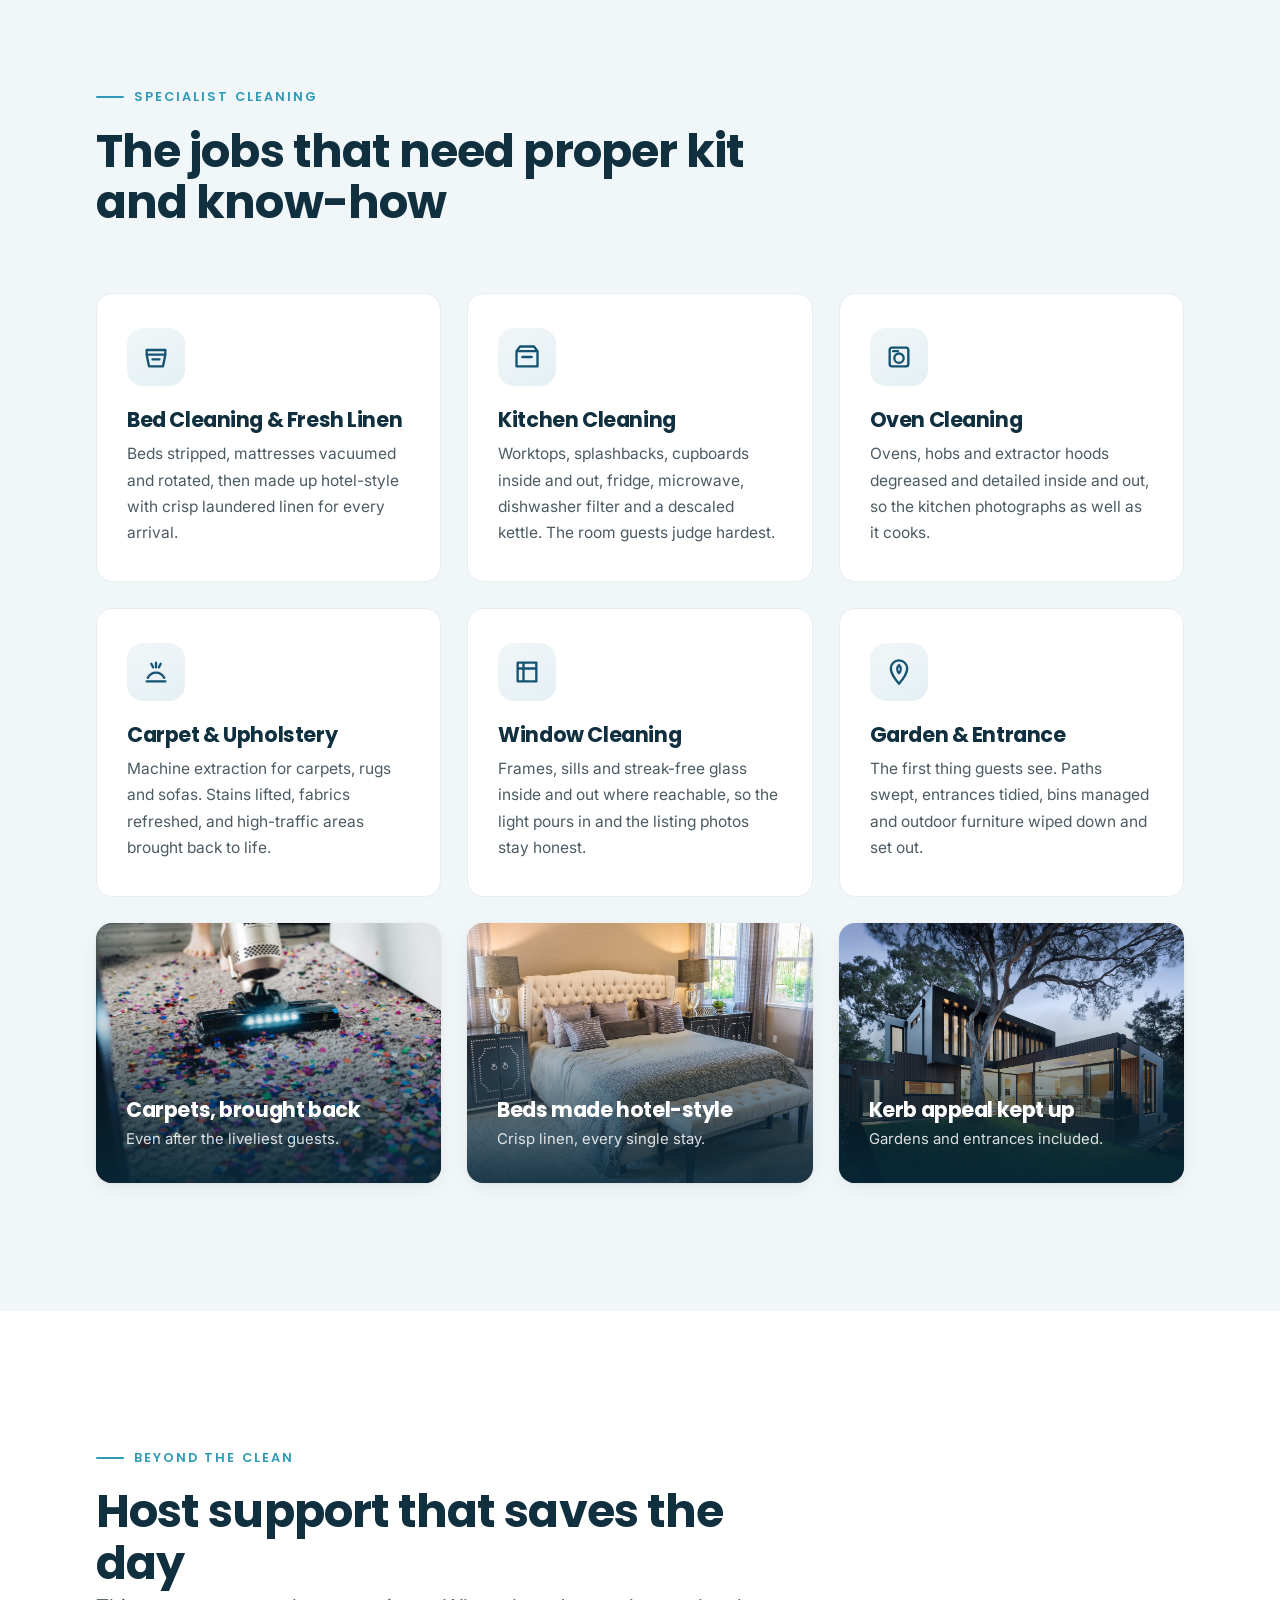
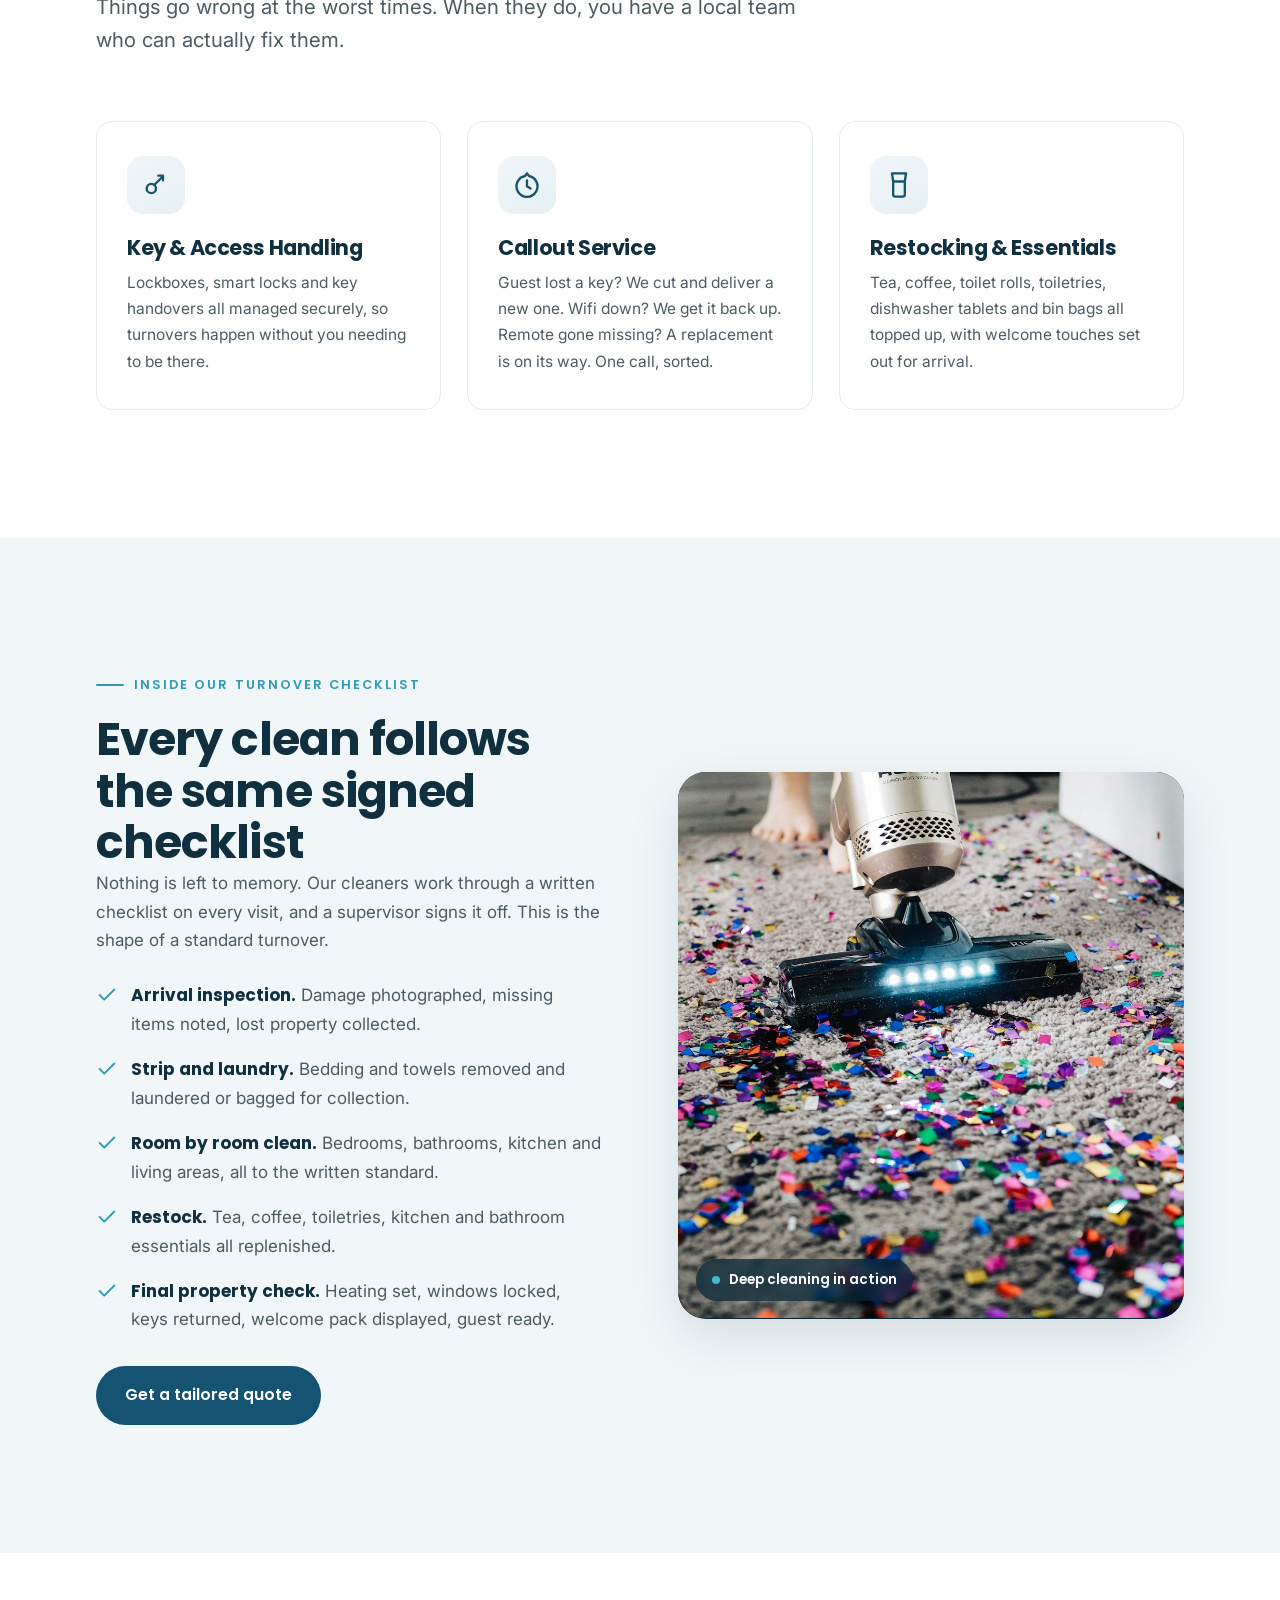
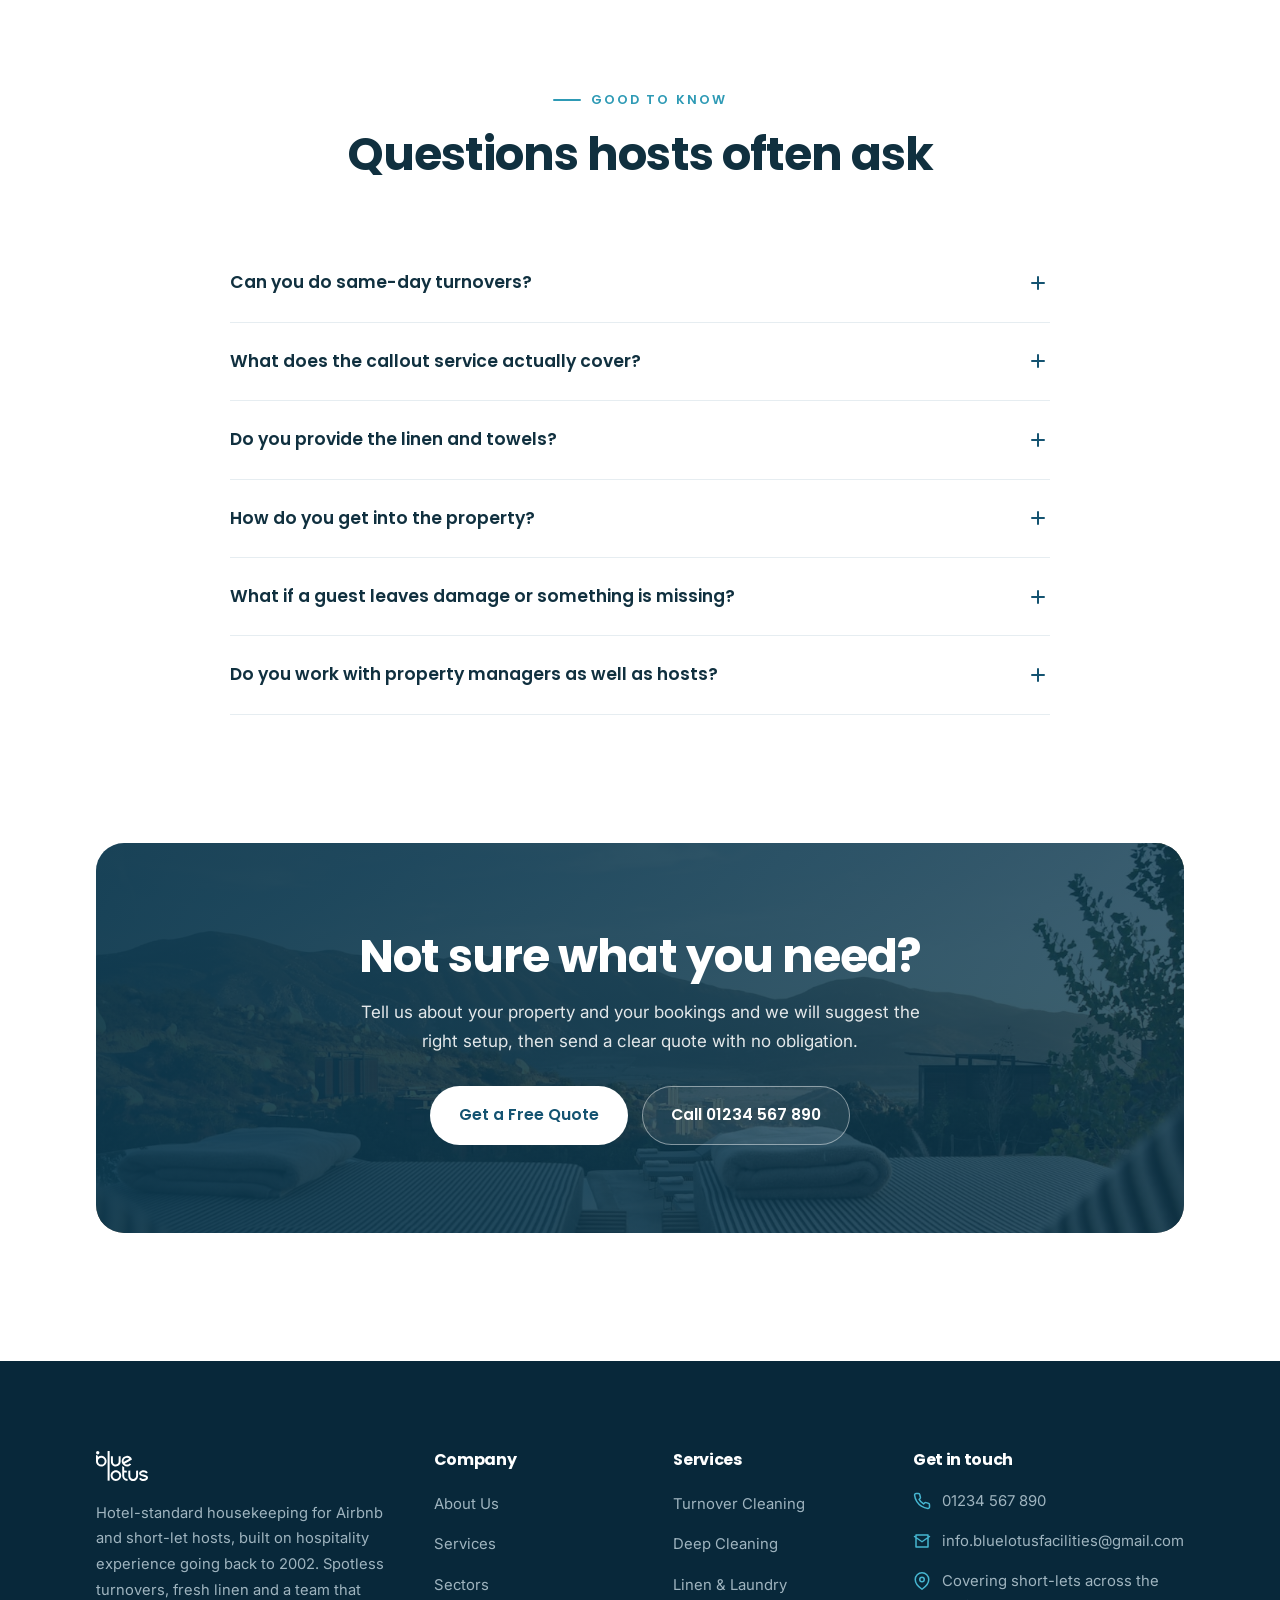
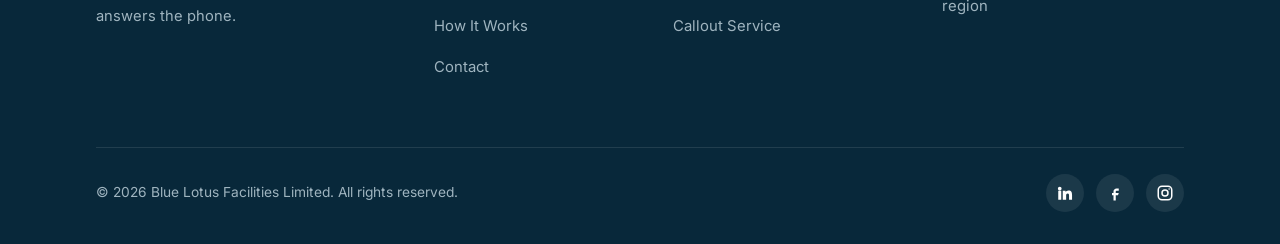
<file: services.html>
<!DOCTYPE html>
<html lang="en">
<head>
  <meta charset="UTF-8">
  <meta name="viewport" content="width=device-width, initial-scale=1.0">
  <title>Services | Blue Lotus Facilities</title>
  <meta name="description" content="Turnover cleaning, deep cleans, mid-stay cleans, oven, carpet and window cleaning, key handling and a callout service. Everything a short-let host needs, in one team.">
  <link rel="icon" href="assets/favicon.svg" type="image/svg+xml">
  <link rel="preconnect" href="https://fonts.googleapis.com">
  <link rel="preconnect" href="https://fonts.gstatic.com" crossorigin>
  <link rel="stylesheet" href="https://fonts.googleapis.com/css2?family=Poppins:wght@500;600;700;800&family=Inter:wght@400;500;600&display=swap" media="print" onload="this.media='all'">
  <noscript><link rel="stylesheet" href="https://fonts.googleapis.com/css2?family=Poppins:wght@500;600;700;800&family=Inter:wght@400;500;600&display=swap"></noscript>
  <link rel="stylesheet" href="css/styles.css">
</head>
<body>

  <!-- HEADER -->
  <header class="site-header">
    <div class="container nav">
      <a href="index.html" class="nav__logo" aria-label="Blue Lotus home"><img src="assets/logo.svg" alt="Blue Lotus"></a>
      <nav class="nav__links" aria-label="Primary">
        <a href="index.html">Home</a>
        <a href="services.html" aria-current="page">Services</a>
        <a href="sectors.html">Sectors</a>
        <a href="how-it-works.html">How It Works</a>
        <a href="about.html">About</a>
        <a href="contact.html">Contact</a>
      </nav>
      <div class="nav__cta">
        <a href="tel:+441234567890" class="nav__phone"><svg viewBox="0 0 24 24" fill="none" stroke="currentColor" stroke-width="2" stroke-linecap="round"><path d="M22 16.92v3a2 2 0 0 1-2.18 2 19.79 19.79 0 0 1-8.63-3.07 19.5 19.5 0 0 1-6-6 19.79 19.79 0 0 1-3.07-8.67A2 2 0 0 1 4.11 2h3a2 2 0 0 1 2 1.72c.13.96.36 1.9.7 2.81a2 2 0 0 1-.45 2.11L8.09 9.91a16 16 0 0 0 6 6l1.27-1.27a2 2 0 0 1 2.11-.45c.9.34 1.85.57 2.81.7A2 2 0 0 1 22 16.92Z"/></svg>01234 567 890</a>
        <a href="contact.html" class="btn btn--primary">Get a Free Quote</a>
      </div>
      <button class="nav__toggle" aria-label="Open menu" aria-expanded="false" aria-controls="mobile-menu"><svg viewBox="0 0 24 24" fill="none" stroke="currentColor" stroke-width="2" stroke-linecap="round"><path d="M3 12h18M3 6h18M3 18h18"/></svg></button>
    </div>
    <div class="mobile-menu" id="mobile-menu">
      <a href="index.html">Home</a>
      <a href="services.html">Services</a>
      <a href="sectors.html">Sectors</a>
      <a href="how-it-works.html">How It Works</a>
      <a href="about.html">About</a>
      <a href="contact.html">Contact</a>
      <a href="contact.html" class="btn btn--primary">Get a Free Quote</a>
    </div>
  </header>

  <main>
    <!-- PAGE HERO -->
    <section class="page-hero">
      <div class="page-hero__bg"><img src="assets/img/prop-kitchen.jpg" alt="Clean short-let kitchen"></div>
      <div class="container">
        <p class="breadcrumb"><a href="index.html">Home</a> / Services</p>
        <span class="eyebrow">Our services</span>
        <h1>Everything it takes to be guest-ready</h1>
        <p class="lead">From the standard turnover between bookings to ovens, carpets, windows and even cutting a new key when a guest loses one. Pick what you need, or hand us the whole thing.</p>
      </div>
    </section>

    <!-- CORE CLEANS -->
    <section class="section">
      <div class="container">
        <div class="section-head reveal">
          <span class="eyebrow">The core cleans</span>
          <h2>Three levels of clean, matched to the moment</h2>
          <p class="lead">Every property we look after runs on three supervised, checklist-driven cleans. Each one is signed off before we leave.</p>
        </div>
        <div class="grid grid-3">
          <article class="card reveal">
            <div class="card__icon"><svg viewBox="0 0 24 24" fill="none" stroke="currentColor" stroke-width="2" stroke-linecap="round" stroke-linejoin="round"><path d="M3 21h18M6 21V10l6-4 6 4v11M10 21v-5h4v5"/><path d="m14 7 3-3 3 3"/></svg></div>
            <h3>Turnover Cleaning</h3>
            <p>The full post checkout clean. We photograph any damage on arrival, strip and launder, clean room by room, restock and leave the property guest ready with the welcome pack displayed.</p>
          </article>
          <article class="card reveal">
            <div class="card__icon"><svg viewBox="0 0 24 24" fill="none" stroke="currentColor" stroke-width="2" stroke-linecap="round" stroke-linejoin="round"><path d="M7 3v4M12 3v4M17 3v4M4 9h16l-1 11H5L4 9Z"/></svg></div>
            <h3>Deep Cleaning</h3>
            <p>Inside the cupboards, under the beds, behind the appliances. Limescale off, extractor filters degreased, mattresses vacuumed, every corner reset to like-new condition.</p>
          </article>
          <article class="card reveal">
            <div class="card__icon"><svg viewBox="0 0 24 24" fill="none" stroke="currentColor" stroke-width="2" stroke-linecap="round" stroke-linejoin="round"><circle cx="12" cy="12" r="9"/><path d="M12 7v5l3 2"/></svg></div>
            <h3>Mid-Stay Cleaning</h3>
            <p>A refresh partway through longer stays. Fresh towels, beds made, bathrooms and kitchen cleaned, supplies topped up, and a quiet check for anything that needs attention.</p>
          </article>
        </div>
      </div>
    </section>

    <!-- SPECIALIST -->
    <section class="section section--tint">
      <div class="container">
        <div class="section-head reveal">
          <span class="eyebrow">Specialist cleaning</span>
          <h2>The jobs that need proper kit and know-how</h2>
        </div>
        <div class="grid grid-3">
          <article class="card reveal">
            <div class="card__icon"><svg viewBox="0 0 24 24" fill="none" stroke="currentColor" stroke-width="2" stroke-linecap="round" stroke-linejoin="round"><path d="M4 6h16v4H4zM4 10l2 10h12l2-10M9 14h6"/></svg></div>
            <h3>Bed Cleaning &amp; Fresh Linen</h3>
            <p>Beds stripped, mattresses vacuumed and rotated, then made up hotel-style with crisp laundered linen for every arrival.</p>
          </article>
          <article class="card reveal">
            <div class="card__icon"><svg viewBox="0 0 24 24" fill="none" stroke="currentColor" stroke-width="2" stroke-linecap="round" stroke-linejoin="round"><path d="M3 7h18v13H3zM3 7l3-4h12l3 4M8 12h8"/></svg></div>
            <h3>Kitchen Cleaning</h3>
            <p>Worktops, splashbacks, cupboards inside and out, fridge, microwave, dishwasher filter and a descaled kettle. The room guests judge hardest.</p>
          </article>
          <article class="card reveal">
            <div class="card__icon"><svg viewBox="0 0 24 24" fill="none" stroke="currentColor" stroke-width="2" stroke-linecap="round" stroke-linejoin="round"><rect x="4" y="4" width="16" height="16" rx="2"/><circle cx="12" cy="13" r="4"/><path d="M7 7h4"/></svg></div>
            <h3>Oven Cleaning</h3>
            <p>Ovens, hobs and extractor hoods degreased and detailed inside and out, so the kitchen photographs as well as it cooks.</p>
          </article>
          <article class="card reveal">
            <div class="card__icon"><svg viewBox="0 0 24 24" fill="none" stroke="currentColor" stroke-width="2" stroke-linecap="round" stroke-linejoin="round"><path d="M5 17c3-6 11-6 14 0M4 20h16M12 4v4M8 5l1.5 3M16 5l-1.5 3"/></svg></div>
            <h3>Carpet &amp; Upholstery</h3>
            <p>Machine extraction for carpets, rugs and sofas. Stains lifted, fabrics refreshed, and high-traffic areas brought back to life.</p>
          </article>
          <article class="card reveal">
            <div class="card__icon"><svg viewBox="0 0 24 24" fill="none" stroke="currentColor" stroke-width="2" stroke-linecap="round" stroke-linejoin="round"><path d="M4 4h16v16H4zM4 9h16M9 4v16"/></svg></div>
            <h3>Window Cleaning</h3>
            <p>Frames, sills and streak-free glass inside and out where reachable, so the light pours in and the listing photos stay honest.</p>
          </article>
          <article class="card reveal">
            <div class="card__icon"><svg viewBox="0 0 24 24" fill="none" stroke="currentColor" stroke-width="2" stroke-linecap="round" stroke-linejoin="round"><path d="M12 2a7 7 0 0 0-7 7c0 5 7 13 7 13s7-8 7-13a7 7 0 0 0-7-7Z"/><path d="M12 6c2 2 2 5 0 7-2-2-2-5 0-7Z"/></svg></div>
            <h3>Garden &amp; Entrance</h3>
            <p>The first thing guests see. Paths swept, entrances tidied, bins managed and outdoor furniture wiped down and set out.</p>
          </article>
        </div>
        <div class="grid grid-3" style="margin-top:26px">
          <div class="space-card reveal" style="min-height:260px">
            <img src="assets/img/carpet-vacuum.jpg" alt="Vacuuming a carpet">
            <div><h3>Carpets, brought back</h3><p>Even after the liveliest guests.</p></div>
          </div>
          <div class="space-card reveal" style="min-height:260px">
            <img src="assets/img/bed-linen.jpg" alt="Hotel-style made bed">
            <div><h3>Beds made hotel-style</h3><p>Crisp linen, every single stay.</p></div>
          </div>
          <div class="space-card reveal" style="min-height:260px">
            <img src="assets/img/garden.jpg" alt="Tidy garden and entrance at dusk">
            <div><h3>Kerb appeal kept up</h3><p>Gardens and entrances included.</p></div>
          </div>
        </div>
      </div>
    </section>

    <!-- HOST SUPPORT -->
    <section class="section">
      <div class="container">
        <div class="section-head reveal">
          <span class="eyebrow">Beyond the clean</span>
          <h2>Host support that saves the day</h2>
          <p class="lead">Things go wrong at the worst times. When they do, you have a local team who can actually fix them.</p>
        </div>
        <div class="grid grid-3">
          <article class="card reveal">
            <div class="card__icon"><svg viewBox="0 0 24 24" fill="none" stroke="currentColor" stroke-width="2" stroke-linecap="round" stroke-linejoin="round"><circle cx="8" cy="15" r="4"/><path d="m10.5 12 6-6M14 4h4v4"/></svg></div>
            <h3>Key &amp; Access Handling</h3>
            <p>Lockboxes, smart locks and key handovers all managed securely, so turnovers happen without you needing to be there.</p>
          </article>
          <article class="card reveal">
            <div class="card__icon"><svg viewBox="0 0 24 24" fill="none" stroke="currentColor" stroke-width="2" stroke-linecap="round" stroke-linejoin="round"><path d="M10.3 4.3 12 2l1.7 2.3a9 9 0 1 1-3.4 0ZM12 8v5l3 2"/></svg></div>
            <h3>Callout Service</h3>
            <p>Guest lost a key? We cut and deliver a new one. Wifi down? We get it back up. Remote gone missing? A replacement is on its way. One call, sorted.</p>
          </article>
          <article class="card reveal">
            <div class="card__icon"><svg viewBox="0 0 24 24" fill="none" stroke="currentColor" stroke-width="2" stroke-linecap="round" stroke-linejoin="round"><path d="M6 2h12l-1 7H7L6 2ZM7 9v11a2 2 0 0 0 2 2h6a2 2 0 0 0 2-2V9"/></svg></div>
            <h3>Restocking &amp; Essentials</h3>
            <p>Tea, coffee, toilet rolls, toiletries, dishwasher tablets and bin bags all topped up, with welcome touches set out for arrival.</p>
          </article>
        </div>
      </div>
    </section>

    <!-- TURNOVER CHECKLIST -->
    <section class="section section--tint">
      <div class="container split">
        <div class="reveal">
          <span class="eyebrow">Inside our turnover checklist</span>
          <h2>Every clean follows the same signed checklist</h2>
          <p>Nothing is left to memory. Our cleaners work through a written checklist on every visit, and a supervisor signs it off. This is the shape of a standard turnover.</p>
          <ul class="checklist">
            <li><svg viewBox="0 0 24 24" fill="none" stroke="currentColor" stroke-width="2" stroke-linecap="round" stroke-linejoin="round"><path d="M20 6 9 17l-5-5"/></svg><span><strong>Arrival inspection.</strong> Damage photographed, missing items noted, lost property collected.</span></li>
            <li><svg viewBox="0 0 24 24" fill="none" stroke="currentColor" stroke-width="2" stroke-linecap="round" stroke-linejoin="round"><path d="M20 6 9 17l-5-5"/></svg><span><strong>Strip and laundry.</strong> Bedding and towels removed and laundered or bagged for collection.</span></li>
            <li><svg viewBox="0 0 24 24" fill="none" stroke="currentColor" stroke-width="2" stroke-linecap="round" stroke-linejoin="round"><path d="M20 6 9 17l-5-5"/></svg><span><strong>Room by room clean.</strong> Bedrooms, bathrooms, kitchen and living areas, all to the written standard.</span></li>
            <li><svg viewBox="0 0 24 24" fill="none" stroke="currentColor" stroke-width="2" stroke-linecap="round" stroke-linejoin="round"><path d="M20 6 9 17l-5-5"/></svg><span><strong>Restock.</strong> Tea, coffee, toiletries, kitchen and bathroom essentials all replenished.</span></li>
            <li><svg viewBox="0 0 24 24" fill="none" stroke="currentColor" stroke-width="2" stroke-linecap="round" stroke-linejoin="round"><path d="M20 6 9 17l-5-5"/></svg><span><strong>Final property check.</strong> Heating set, windows locked, keys returned, welcome pack displayed, guest ready.</span></li>
          </ul>
          <a href="contact.html" class="btn btn--dark">Get a tailored quote</a>
        </div>
        <div class="reveal">
          <div class="video-frame video-frame--split">
            <video autoplay muted loop playsinline preload="metadata" poster="assets/img/carpet-vacuum.jpg">
              <source src="assets/video/deep-clean.mp4" type="video/mp4">
            </video>
            <span class="video-caption"><span class="dot"></span> Deep cleaning in action</span>
          </div>
        </div>
      </div>
    </section>

    <!-- FAQ -->
    <section class="section">
      <div class="container">
        <div class="section-head center reveal">
          <span class="eyebrow">Good to know</span>
          <h2>Questions hosts often ask</h2>
        </div>
        <div class="faq reveal">
          <div class="faq__item">
            <button class="faq__q" aria-expanded="false">Can you do same-day turnovers?<span class="icon"></span></button>
            <div class="faq__a"><p>Yes. Same-day turnovers between a morning checkout and an afternoon check-in are what we do most. Share your calendar and we will always know when the window is.</p></div>
          </div>
          <div class="faq__item">
            <button class="faq__q" aria-expanded="false">What does the callout service actually cover?<span class="icon"></span></button>
            <div class="faq__a"><p>The everyday emergencies of hosting. A guest loses a key, we cut a new one and deliver it. The wifi goes down, we go and get it working. A TV remote disappears, we send a replacement. If something threatens a guest's stay, call us first.</p></div>
          </div>
          <div class="faq__item">
            <button class="faq__q" aria-expanded="false">Do you provide the linen and towels?<span class="icon"></span></button>
            <div class="faq__a"><p>We can. Many hosts use our linen and laundry service so they never have to think about washing or spare sets. If you would rather use your own, we are happy to work with what you have.</p></div>
          </div>
          <div class="faq__item">
            <button class="faq__q" aria-expanded="false">How do you get into the property?<span class="icon"></span></button>
            <div class="faq__a"><p>Whatever works for you. Lockboxes, smart locks and key handovers are all fine. We handle access carefully so you do not need to be there on the day.</p></div>
          </div>
          <div class="faq__item">
            <button class="faq__q" aria-expanded="false">What if a guest leaves damage or something is missing?<span class="icon"></span></button>
            <div class="faq__a"><p>Our arrival inspection photographs any damage before we touch anything, so you have evidence for a claim. We report it straight away and can restock or replace before the next guest arrives.</p></div>
          </div>
          <div class="faq__item">
            <button class="faq__q" aria-expanded="false">Do you work with property managers as well as hosts?<span class="icon"></span></button>
            <div class="faq__a"><p>Absolutely. Whether you have one property or a growing portfolio, you get the same reliable team and the same standard across every place we clean.</p></div>
          </div>
        </div>
      </div>
    </section>

    <!-- CTA -->
    <section class="section" style="padding-top:0">
      <div class="container">
        <div class="cta reveal">
          <img src="assets/img/prop-welcome.jpg" alt="">
          <h2>Not sure what you need?</h2>
          <p>Tell us about your property and your bookings and we will suggest the right setup, then send a clear quote with no obligation.</p>
          <div class="hero__actions">
            <a href="contact.html" class="btn btn--light">Get a Free Quote</a>
            <a href="tel:+441234567890" class="btn btn--outline-light">Call 01234 567 890</a>
          </div>
        </div>
      </div>
    </section>
  </main>

  <!-- FOOTER -->
  <footer class="site-footer">
    <div class="container">
      <div class="footer-grid">
        <div>
          <img src="assets/logo-white.svg" alt="Blue Lotus" class="flogo">
          <p>Hotel-standard housekeeping for Airbnb and short-let hosts, built on hospitality experience going back to 2002. Spotless turnovers, fresh linen and a team that answers the phone.</p>
        </div>
        <div>
          <h4>Company</h4>
          <ul class="footer-links">
            <li><a href="about.html">About Us</a></li>
            <li><a href="services.html">Services</a></li>
            <li><a href="sectors.html">Sectors</a></li>
            <li><a href="how-it-works.html">How It Works</a></li>
            <li><a href="contact.html">Contact</a></li>
          </ul>
        </div>
        <div>
          <h4>Services</h4>
          <ul class="footer-links">
            <li><a href="services.html">Turnover Cleaning</a></li>
            <li><a href="services.html">Deep Cleaning</a></li>
            <li><a href="services.html">Linen &amp; Laundry</a></li>
            <li><a href="services.html">Callout Service</a></li>
          </ul>
        </div>
        <div>
          <h4>Get in touch</h4>
          <ul class="footer-contact">
            <li><svg viewBox="0 0 24 24" fill="none" stroke="currentColor" stroke-width="2" stroke-linecap="round" stroke-linejoin="round"><path d="M22 16.92v3a2 2 0 0 1-2.18 2 19.79 19.79 0 0 1-8.63-3.07 19.5 19.5 0 0 1-6-6 19.79 19.79 0 0 1-3.07-8.67A2 2 0 0 1 4.11 2h3a2 2 0 0 1 2 1.72c.13.96.36 1.9.7 2.81a2 2 0 0 1-.45 2.11L8.09 9.91a16 16 0 0 0 6 6l1.27-1.27a2 2 0 0 1 2.11-.45c.9.34 1.85.57 2.81.7A2 2 0 0 1 22 16.92Z"/></svg><a href="tel:+441234567890">01234 567 890</a></li>
            <li><svg viewBox="0 0 24 24" fill="none" stroke="currentColor" stroke-width="2" stroke-linecap="round" stroke-linejoin="round"><path d="M4 4h16v16H4zM22 6l-10 7L2 6"/></svg><a href="mailto:info.bluelotusfacilities@gmail.com">info.bluelotusfacilities@gmail.com</a></li>
            <li><svg viewBox="0 0 24 24" fill="none" stroke="currentColor" stroke-width="2" stroke-linecap="round" stroke-linejoin="round"><path d="M21 10c0 7-9 13-9 13s-9-6-9-13a9 9 0 0 1 18 0Z"/><circle cx="12" cy="10" r="3"/></svg><span>Covering short-lets across the region</span></li>
          </ul>
        </div>
      </div>
      <div class="footer-bottom">
        <span>&copy; <span id="year">2026</span> Blue Lotus Facilities Limited. All rights reserved.</span>
        <div class="footer-social">
          <a href="#" aria-label="LinkedIn"><svg viewBox="0 0 24 24" fill="currentColor"><path d="M4.98 3.5a2.5 2.5 0 1 1 0 5 2.5 2.5 0 0 1 0-5ZM3 9h4v12H3zM9 9h3.8v1.7h.05c.53-1 1.83-2.05 3.77-2.05 4.03 0 4.78 2.65 4.78 6.1V21h-4v-5.4c0-1.3 0-2.95-1.8-2.95s-2.07 1.4-2.07 2.85V21H9z"/></svg></a>
          <a href="#" aria-label="Facebook"><svg viewBox="0 0 24 24" fill="currentColor"><path d="M14 9h3V6h-3c-2.2 0-4 1.8-4 4v2H8v3h2v7h3v-7h3l1-3h-4v-2c0-.6.4-1 1-1Z"/></svg></a>
          <a href="#" aria-label="Instagram"><svg viewBox="0 0 24 24" fill="none" stroke="currentColor" stroke-width="2"><rect x="3" y="3" width="18" height="18" rx="5"/><circle cx="12" cy="12" r="4"/><circle cx="17.5" cy="6.5" r="1" fill="currentColor" stroke="none"/></svg></a>
        </div>
      </div>
    </div>
  </footer>

  <script src="js/main.js"></script>
</body>
</html>
</file>
<file: css/styles.css>
/* =====================================================================
   Blue Lotus - Hotel Cleaning Specialists
   Brand color sampled from logo: #145371
   ===================================================================== */

:root {
  --brand:        #145371;
  --brand-700:    #0f4460;
  --brand-800:    #0c384e;
  --brand-900:    #08283a;
  --accent:       #2e9ab5;
  --accent-400:   #46b6d1;

  --ink:          #10303f;
  --body:         #4c5b63;
  --muted:        #82909a;
  --line:         #e6edf1;
  --mist:         #f1f6f8;
  --mist-2:       #f8fbfc;
  --paper:        #ffffff;

  --radius:       16px;
  --radius-sm:    10px;
  --radius-lg:    28px;
  --shadow-sm:    0 1px 3px rgba(16,48,63,.06), 0 6px 20px rgba(16,48,63,.05);
  --shadow:       0 18px 50px rgba(16,48,63,.12);
  --shadow-lg:    0 30px 80px rgba(8,40,58,.28);
  --container:    1200px;
  --gutter:       clamp(22px, 5vw, 56px);
  --ease:         cubic-bezier(.22,.61,.36,1);

  --font-head: "Poppins", "Segoe UI", system-ui, -apple-system, sans-serif;
  --font-body: "Inter", "Segoe UI", system-ui, -apple-system, sans-serif;
}

*, *::before, *::after { box-sizing: border-box; }
* { margin: 0; }
html { scroll-behavior: smooth; -webkit-text-size-adjust: 100%; }
body {
  font-family: var(--font-body);
  color: var(--body);
  background: var(--paper);
  line-height: 1.7;
  font-size: 17px;
  -webkit-font-smoothing: antialiased;
  overflow-x: hidden;
}
img { max-width: 100%; display: block; }
a { color: inherit; text-decoration: none; }
ul { list-style: none; padding: 0; }
button { font: inherit; cursor: pointer; }

h1, h2, h3, h4 {
  font-family: var(--font-head);
  color: var(--ink);
  line-height: 1.12;
  font-weight: 700;
  letter-spacing: -.02em;
}
h1 { font-size: clamp(2.4rem, 5.4vw, 4rem); }
h2 { font-size: clamp(1.9rem, 3.6vw, 2.9rem); }
h3 { font-size: 1.3rem; }
p  { margin-bottom: 1rem; }
p:last-child { margin-bottom: 0; }
.lead { font-size: clamp(1.08rem, 1.6vw, 1.28rem); color: var(--body); line-height: 1.65; }

.container { width: 100%; max-width: var(--container); margin-inline: auto; padding-inline: var(--gutter); }
.section { padding: clamp(70px, 10vw, 130px) 0; }
.section--tint { background: var(--mist); }
.section--brand { background: var(--brand-800); color: #cfe0e8; }
.section--brand h2, .section--brand h3 { color: #fff; }
.narrow { max-width: 760px; }

.eyebrow {
  display: inline-flex; align-items: center; gap: 10px;
  font-family: var(--font-head); font-weight: 600; font-size: .8rem;
  letter-spacing: .16em; text-transform: uppercase; color: var(--accent);
  margin-bottom: 18px;
}
.eyebrow::before { content: ""; width: 28px; height: 2px; background: var(--accent); border-radius: 2px; }
.section-head { max-width: 720px; margin-bottom: clamp(40px, 5vw, 64px); }
.section-head p { color: var(--body); }
.section-head.center { margin-inline: auto; text-align: center; }
.section-head.center .eyebrow { justify-content: center; }

/* Buttons */
.btn {
  display: inline-flex; align-items: center; gap: 10px;
  padding: 15px 28px; border-radius: 999px;
  font-family: var(--font-head); font-weight: 600; font-size: .98rem;
  border: 1.5px solid transparent; white-space: nowrap;
  transition: transform .3s var(--ease), box-shadow .3s var(--ease), background .25s, color .25s, border-color .25s;
}
.btn svg { width: 18px; height: 18px; }
.btn--primary { background: var(--accent); color: #fff; box-shadow: 0 12px 26px rgba(46,154,181,.34); }
.btn--primary:hover { transform: translateY(-2px); box-shadow: 0 18px 34px rgba(46,154,181,.44); }
.btn--dark { background: var(--brand); color: #fff; }
.btn--dark:hover { transform: translateY(-2px); background: var(--brand-700); }
.btn--ghost { background: transparent; color: var(--brand); border-color: var(--line); }
.btn--ghost:hover { border-color: var(--brand); background: var(--mist); }
.btn--light { background: #fff; color: var(--brand); }
.btn--light:hover { transform: translateY(-2px); box-shadow: var(--shadow); }
.btn--outline-light { background: rgba(255,255,255,.08); color: #fff; border-color: rgba(255,255,255,.45); }
.btn--outline-light:hover { border-color: #fff; background: rgba(255,255,255,.16); }

/* =====================================================================
   Header
   ===================================================================== */
.site-header {
  position: sticky; top: 0; z-index: 100;
  background: rgba(255,255,255,.88);
  backdrop-filter: saturate(180%) blur(14px);
  border-bottom: 1px solid transparent;
  transition: box-shadow .3s, border-color .3s;
}
.site-header.scrolled { box-shadow: var(--shadow-sm); border-color: var(--line); }
.nav { display: flex; align-items: center; justify-content: space-between; height: 82px; }
.nav__logo img { height: 34px; width: auto; }
.nav__links { display: flex; align-items: center; gap: 36px; }
.nav__links a {
  font-family: var(--font-head); font-weight: 500; font-size: .96rem;
  color: var(--ink); position: relative; padding: 4px 0; transition: color .2s;
}
.nav__links a::after {
  content: ""; position: absolute; left: 0; bottom: -3px; width: 0; height: 2px;
  background: var(--accent); border-radius: 2px; transition: width .3s var(--ease);
}
.nav__links a:hover, .nav__links a[aria-current="page"] { color: var(--brand); }
.nav__links a:hover::after, .nav__links a[aria-current="page"]::after { width: 100%; }
.nav__cta { display: flex; align-items: center; gap: 18px; }
.nav__phone {
  font-family: var(--font-head); font-weight: 600; color: var(--brand);
  display: inline-flex; align-items: center; gap: 8px; white-space: nowrap;
}
.nav__phone svg { width: 18px; height: 18px; }
.nav__toggle { display: none; background: none; border: 0; padding: 8px; color: var(--ink); }
.nav__toggle svg { width: 28px; height: 28px; }
.mobile-menu { display: none; }

/* =====================================================================
   Hero (image-led, full-bleed)
   ===================================================================== */
.hero {
  position: relative; min-height: min(88vh, 780px);
  display: flex; align-items: center;
  padding: clamp(80px, 12vw, 140px) 0 clamp(70px, 10vw, 120px);
  color: #fff; overflow: hidden;
}
.hero__bg { position: absolute; inset: 0; z-index: 0; }
.hero__bg img { width: 100%; height: 100%; object-fit: cover; }
.hero__bg::after {
  content: ""; position: absolute; inset: 0;
  background:
    linear-gradient(100deg, rgba(8,40,58,.92) 0%, rgba(8,40,58,.72) 42%, rgba(8,40,58,.28) 100%),
    linear-gradient(0deg, rgba(8,40,58,.55), rgba(8,40,58,0) 45%);
}
.hero__inner { position: relative; z-index: 1; max-width: 680px; }
.hero__badge {
  display: inline-flex; align-items: center; gap: 10px;
  background: rgba(255,255,255,.12); border: 1px solid rgba(255,255,255,.25);
  backdrop-filter: blur(6px); padding: 8px 16px 8px 10px; border-radius: 999px;
  font-size: .84rem; font-weight: 500; font-family: var(--font-head);
  color: #fff; margin-bottom: 26px;
}
.hero__badge img { height: 16px; width: auto; }
.hero__badge .sep { width: 1px; height: 14px; background: rgba(255,255,255,.3); }
.hero h1 { color: #fff; margin-bottom: 22px; }
.hero__lead { max-width: 560px; margin-bottom: 34px; color: rgba(255,255,255,.9); }
.hero__actions { display: flex; flex-wrap: wrap; gap: 14px; margin-bottom: 40px; }
.hero__trust { display: flex; flex-wrap: wrap; gap: 12px 26px; }
.hero__trust li { display: flex; align-items: center; gap: 9px; font-size: .92rem; font-weight: 500; color: rgba(255,255,255,.9); }
.hero__trust svg { width: 19px; height: 19px; color: var(--accent-400); flex: none; }

/* =====================================================================
   Intro statement
   ===================================================================== */
.intro { text-align: center; }
.intro .container { max-width: 900px; }
.intro__mark { height: 46px; margin: 0 auto 26px; display: block; opacity: .9; }
.intro p { font-family: var(--font-head); font-weight: 500; font-size: clamp(1.3rem, 2.6vw, 1.9rem); line-height: 1.4; color: var(--ink); letter-spacing: -.01em; }
.intro p .soft { color: var(--muted); }

/* =====================================================================
   Grids + service cards
   ===================================================================== */
.grid { display: grid; gap: 26px; }
.grid-2 { grid-template-columns: repeat(2, 1fr); }
.grid-3 { grid-template-columns: repeat(3, 1fr); }
.grid-4 { grid-template-columns: repeat(4, 1fr); }

.card {
  background: #fff; border: 1px solid var(--line); border-radius: var(--radius);
  padding: 34px 30px; transition: transform .35s var(--ease), box-shadow .35s var(--ease), border-color .35s;
}
.card:hover { transform: translateY(-4px); box-shadow: var(--shadow); border-color: transparent; }
.card__icon {
  width: 58px; height: 58px; border-radius: 16px; display: grid; place-items: center;
  margin-bottom: 22px; background: linear-gradient(150deg, var(--mist), #e5f0f4); color: var(--brand);
}
.card__icon svg { width: 28px; height: 28px; }
.card h3 { margin-bottom: 10px; }
.card p { font-size: .97rem; }

/* =====================================================================
   Space cards (real photos)
   ===================================================================== */
.space-card {
  position: relative; border-radius: var(--radius); overflow: hidden;
  min-height: 380px; display: flex; align-items: flex-end; color: #fff; padding: 30px;
  box-shadow: var(--shadow-sm); isolation: isolate;
}
.space-card img {
  position: absolute; inset: 0; width: 100%; height: 100%; object-fit: cover;
  z-index: -2; transition: transform .7s var(--ease);
}
.space-card::after {
  content: ""; position: absolute; inset: 0; z-index: -1;
  background: linear-gradient(180deg, rgba(8,40,58,0) 32%, rgba(8,40,58,.55) 66%, rgba(8,40,58,.9) 100%);
}
.space-card:hover img { transform: scale(1.05); }
.space-card h3 { color: #fff; margin-bottom: 6px; }
.space-card p { color: rgba(255,255,255,.85); font-size: .93rem; }
.space-card .tag {
  position: absolute; top: 22px; left: 22px;
  background: rgba(255,255,255,.16); backdrop-filter: blur(6px); border: 1px solid rgba(255,255,255,.28);
  padding: 6px 13px; border-radius: 999px; font-size: .74rem; font-weight: 600;
  font-family: var(--font-head); letter-spacing: .05em;
}
.space-card--wide { grid-column: span 2; }

/* =====================================================================
   Split / feature with image
   ===================================================================== */
.split { display: grid; grid-template-columns: 1fr 1fr; gap: clamp(40px, 6vw, 88px); align-items: center; }
.split__media { position: relative; }
.split__media img { border-radius: var(--radius-lg); width: 100%; box-shadow: var(--shadow); aspect-ratio: 5/5.4; object-fit: cover; }
.split__badge {
  position: absolute; left: -22px; bottom: 34px; background: #fff; border-radius: var(--radius);
  box-shadow: var(--shadow); padding: 18px 22px; display: flex; align-items: center; gap: 14px; max-width: 260px;
}
.split__badge .n { font-family: var(--font-head); font-weight: 800; font-size: 2rem; color: var(--brand); line-height: 1; }
.split__badge small { color: var(--body); font-size: .86rem; line-height: 1.4; }

.checklist { display: grid; gap: 16px; margin: 26px 0 32px; }
.checklist li { display: flex; gap: 13px; align-items: flex-start; }
.checklist svg { width: 22px; height: 22px; color: var(--accent); flex: none; margin-top: 3px; }
.checklist strong { color: var(--ink); font-family: var(--font-head); }

/* =====================================================================
   Stats
   ===================================================================== */
.stats { display: grid; grid-template-columns: repeat(4, 1fr); gap: 34px; text-align: center; }
.stat .num { font-family: var(--font-head); font-weight: 800; font-size: clamp(2.4rem, 4vw, 3.4rem); color: #fff; line-height: 1; }
.stat .num .plus { color: var(--accent-400); }
.stat p { color: rgba(255,255,255,.72); margin: 10px 0 0; font-size: .95rem; }

/* =====================================================================
   Steps
   ===================================================================== */
.steps { display: grid; grid-template-columns: repeat(4, 1fr); gap: 30px; }
.step__num {
  width: 52px; height: 52px; border-radius: 50%; display: grid; place-items: center; margin-bottom: 20px;
  background: var(--mist); color: var(--brand); font-family: var(--font-head); font-weight: 700; font-size: 1.15rem;
}
.step h3 { font-size: 1.12rem; margin-bottom: 8px; }
.step p { font-size: .95rem; }

/* =====================================================================
   Testimonials
   ===================================================================== */
.quote { background: #fff; border: 1px solid var(--line); border-radius: var(--radius); padding: 34px; box-shadow: var(--shadow-sm); }
.quote .stars { color: #f5b301; margin-bottom: 16px; letter-spacing: 3px; font-size: .95rem; }
.quote blockquote { font-size: 1.04rem; color: var(--ink); margin-bottom: 22px; line-height: 1.6; }
.quote__by { display: flex; align-items: center; gap: 13px; }
.quote__av { width: 46px; height: 46px; border-radius: 50%; flex: none; background: linear-gradient(150deg, var(--accent), var(--brand)); display: grid; place-items: center; color: #fff; font-family: var(--font-head); font-weight: 700; }
.quote__by strong { display: block; color: var(--ink); font-family: var(--font-head); font-size: .95rem; }
.quote__by small { color: var(--muted); }

/* =====================================================================
   CTA band (image)
   ===================================================================== */
.cta {
  position: relative; border-radius: var(--radius-lg); overflow: hidden;
  padding: clamp(48px, 7vw, 88px) clamp(28px, 5vw, 72px); text-align: center; color: #fff; isolation: isolate;
}
.cta img { position: absolute; inset: 0; width: 100%; height: 100%; object-fit: cover; z-index: -2; }
.cta::after { content: ""; position: absolute; inset: 0; z-index: -1; background: linear-gradient(120deg, rgba(12,56,78,.94), rgba(12,56,78,.78)); }
.cta h2 { color: #fff; margin-bottom: 16px; }
.cta p { color: rgba(255,255,255,.88); max-width: 580px; margin: 0 auto 30px; }
.cta .hero__actions { justify-content: center; margin: 0; }

/* =====================================================================
   Page hero (inner)
   ===================================================================== */
.page-hero {
  position: relative; color: #fff; padding: clamp(90px, 11vw, 150px) 0 clamp(60px, 8vw, 96px); overflow: hidden;
}
.page-hero__bg { position: absolute; inset: 0; z-index: 0; }
.page-hero__bg img { width: 100%; height: 100%; object-fit: cover; }
.page-hero__bg::after { content: ""; position: absolute; inset: 0; background: linear-gradient(110deg, rgba(8,40,58,.92), rgba(8,40,58,.62)); }
.page-hero .container { position: relative; z-index: 1; max-width: 820px; }
.page-hero h1 { color: #fff; margin-bottom: 16px; }
.page-hero p { max-width: 640px; color: rgba(255,255,255,.9); }
.breadcrumb { font-size: .86rem; color: rgba(255,255,255,.7); margin-bottom: 18px; }
.breadcrumb a:hover { color: #fff; }
.page-hero .eyebrow { color: var(--accent-400); }

/* =====================================================================
   Contact
   ===================================================================== */
.contact-grid { display: grid; grid-template-columns: .9fr 1.1fr; gap: clamp(40px, 6vw, 72px); align-items: start; }
.info-item { display: flex; gap: 16px; margin-bottom: 28px; }
.info-item .ic { width: 48px; height: 48px; border-radius: 14px; flex: none; display: grid; place-items: center; background: var(--mist); color: var(--brand); }
.info-item .ic svg { width: 22px; height: 22px; }
.info-item h3 { font-size: 1.05rem; margin-bottom: 3px; }
.info-item p { font-size: .96rem; }
.info-item a:hover { color: var(--brand); }

.form { background: #fff; border: 1px solid var(--line); border-radius: var(--radius-lg); padding: clamp(28px, 4vw, 44px); box-shadow: var(--shadow); }
.form-row { display: grid; grid-template-columns: 1fr 1fr; gap: 18px; }
.field { margin-bottom: 18px; }
.field label { display: block; font-family: var(--font-head); font-weight: 600; font-size: .88rem; color: var(--ink); margin-bottom: 8px; }
.field input, .field select, .field textarea {
  width: 100%; padding: 14px 16px; border: 1.5px solid var(--line); border-radius: var(--radius-sm);
  font: inherit; color: var(--ink); background: var(--mist-2); transition: border-color .2s, background .2s, box-shadow .2s;
}
.field input:focus, .field select:focus, .field textarea:focus { outline: none; border-color: var(--accent); background: #fff; box-shadow: 0 0 0 4px rgba(46,154,181,.12); }
.field textarea { min-height: 130px; resize: vertical; }
.form .btn { width: 100%; justify-content: center; margin-top: 6px; }
.form__note { text-align: center; font-size: .82rem; color: var(--muted); margin-top: 14px; }
.form-success { display: none; text-align: center; padding: 22px; background: #e7f6ef; border: 1px solid #b8e6cf; border-radius: var(--radius); color: #1c7a4d; font-weight: 600; font-family: var(--font-head); margin-top: 16px; }

/* =====================================================================
   FAQ
   ===================================================================== */
.faq { max-width: 820px; margin-inline: auto; }
.faq__item { border-bottom: 1px solid var(--line); }
.faq__q { width: 100%; text-align: left; background: none; border: 0; padding: 24px 0; display: flex; justify-content: space-between; align-items: center; gap: 20px; font-family: var(--font-head); font-weight: 600; font-size: 1.08rem; color: var(--ink); }
.faq__q .icon { flex: none; width: 24px; height: 24px; position: relative; }
.faq__q .icon::before, .faq__q .icon::after { content: ""; position: absolute; background: var(--brand); border-radius: 2px; top: 50%; left: 50%; transform: translate(-50%,-50%); }
.faq__q .icon::before { width: 14px; height: 2px; }
.faq__q .icon::after { width: 2px; height: 14px; transition: transform .3s; }
.faq__item.open .faq__q .icon::after { transform: translate(-50%,-50%) scaleY(0); }
.faq__a { max-height: 0; overflow: hidden; transition: max-height .35s var(--ease); }
.faq__a p { padding: 0 0 24px; color: var(--body); }

/* =====================================================================
   Video feature
   ===================================================================== */
.video-frame {
  position: relative; border-radius: var(--radius-lg); overflow: hidden;
  box-shadow: var(--shadow-lg); background: var(--brand-900);
}
.video-frame video { display: block; width: 100%; height: auto; }
.video-frame--split { box-shadow: var(--shadow); }
.video-frame--split video { aspect-ratio: 5/5.4; object-fit: cover; }
.video-caption {
  position: absolute; left: 18px; bottom: 18px;
  display: inline-flex; align-items: center; gap: 9px;
  background: rgba(8,40,58,.72); backdrop-filter: blur(6px);
  color: #fff; padding: 9px 16px; border-radius: 999px;
  font-family: var(--font-head); font-weight: 600; font-size: .85rem;
}
.video-caption .dot { width: 8px; height: 8px; border-radius: 50%; background: var(--accent-400); }

/* =====================================================================
   Five-way standard
   ===================================================================== */
.steps--5 { grid-template-columns: repeat(5, 1fr); }
@media (max-width: 980px) { .steps--5 { grid-template-columns: repeat(2, 1fr); } }
@media (max-width: 640px) { .steps--5 { grid-template-columns: 1fr; } }

/* =====================================================================
   Timeline
   ===================================================================== */
.timeline { max-width: 760px; margin-inline: auto; position: relative; padding-left: 34px; }
.timeline::before {
  content: ""; position: absolute; left: 8px; top: 8px; bottom: 8px;
  width: 2px; background: linear-gradient(180deg, var(--accent), var(--brand)); border-radius: 2px;
}
.timeline__item { position: relative; padding-bottom: 34px; }
.timeline__item:last-child { padding-bottom: 0; }
.timeline__item::before {
  content: ""; position: absolute; left: -32px; top: 6px;
  width: 14px; height: 14px; border-radius: 50%;
  background: #fff; border: 3px solid var(--accent);
}
.timeline__year {
  font-family: var(--font-head); font-weight: 700; color: var(--accent);
  font-size: .95rem; letter-spacing: .06em; margin-bottom: 4px;
}
.timeline__item h3 { margin-bottom: 6px; }
.timeline__item p { font-size: .97rem; margin: 0; }

/* Sector status tag */
.tag--soon { background: rgba(245,179,1,.25); border-color: rgba(245,179,1,.5); }

/* =====================================================================
   Specialist pills
   ===================================================================== */
.pill-row { display: flex; flex-wrap: wrap; justify-content: center; gap: 12px; margin-top: 34px; }
.pill {
  display: inline-flex; align-items: center; gap: 8px;
  background: #fff; border: 1px solid var(--line); border-radius: 999px;
  padding: 10px 20px; font-family: var(--font-head); font-weight: 600;
  font-size: .9rem; color: var(--brand);
  transition: border-color .25s, transform .25s var(--ease), box-shadow .25s var(--ease);
}
.pill svg { width: 16px; height: 16px; color: var(--accent); }
a.pill:hover { border-color: var(--brand); transform: translateY(-2px); box-shadow: var(--shadow-sm); }

/* Sector teaser chips (text-only partner chips) */
.partner-chip small { color: var(--muted); font-weight: 500; font-family: var(--font-body); }
.partner-chip--plain { padding: 11px 22px; }

/* =====================================================================
   Partners
   ===================================================================== */
.partners__group + .partners__group { margin-top: 46px; }
.partners__label {
  text-align: center; color: var(--muted); font-size: .8rem; letter-spacing: .14em;
  text-transform: uppercase; font-weight: 600; font-family: var(--font-head); margin-bottom: 24px;
}
.partner-grid { display: flex; flex-wrap: wrap; justify-content: center; gap: 16px; }
.partner-chip {
  display: flex; align-items: center; gap: 12px; background: #fff; border: 1px solid var(--line);
  border-radius: 999px; padding: 11px 22px 11px 12px; box-shadow: var(--shadow-sm);
  transition: transform .3s var(--ease), box-shadow .3s var(--ease), border-color .3s;
}
.partner-chip:hover { transform: translateY(-3px); box-shadow: var(--shadow); border-color: transparent; }
.partner-chip img { width: 34px; height: 34px; object-fit: contain; border-radius: 8px; flex: none; }
.partner-chip span { font-family: var(--font-head); font-weight: 600; color: var(--ink); font-size: .95rem; white-space: nowrap; }
@media (max-width: 640px) {
  .partner-chip { padding: 9px 16px 9px 10px; }
  .partner-chip span { font-size: .88rem; }
  .partner-chip img { width: 28px; height: 28px; }
}

/* =====================================================================
   Footer
   ===================================================================== */
.site-footer { background: var(--brand-900); color: #9fb4bf; padding: clamp(60px, 8vw, 90px) 0 32px; }
.footer-grid { display: grid; grid-template-columns: 1.5fr 1fr 1fr 1.2fr; gap: 44px; margin-bottom: 54px; }
.site-footer h4 { color: #fff; font-size: 1rem; margin-bottom: 20px; font-family: var(--font-head); }
.site-footer .flogo { height: 30px; margin-bottom: 20px; }
.site-footer p { font-size: .92rem; line-height: 1.75; }
.footer-links li { margin-bottom: 12px; }
.footer-links a { font-size: .93rem; transition: color .2s, padding .2s; }
.footer-links a:hover { color: #fff; padding-left: 4px; }
.footer-contact li { display: flex; gap: 11px; margin-bottom: 15px; font-size: .93rem; align-items: flex-start; }
.footer-contact svg { width: 18px; height: 18px; color: var(--accent-400); flex: none; margin-top: 3px; }
.footer-contact a:hover { color: #fff; }
.footer-bottom { border-top: 1px solid rgba(255,255,255,.1); padding-top: 26px; display: flex; justify-content: space-between; align-items: center; gap: 16px; flex-wrap: wrap; font-size: .86rem; }
.footer-social { display: flex; gap: 12px; }
.footer-social a { width: 38px; height: 38px; border-radius: 50%; display: grid; place-items: center; background: rgba(255,255,255,.08); transition: background .25s, transform .25s; }
.footer-social a:hover { background: var(--accent); transform: translateY(-3px); }
.footer-social svg { width: 18px; height: 18px; color: #fff; }

/* =====================================================================
   Gentle reveal (subtle, non-jarring)
   ===================================================================== */
.reveal { opacity: 0; transform: translateY(16px); transition: opacity .8s var(--ease), transform .8s var(--ease); }
.reveal.in { opacity: 1; transform: none; }
@media (prefers-reduced-motion: reduce) {
  .reveal { opacity: 1 !important; transform: none !important; transition: none; }
  html { scroll-behavior: auto; }
  .space-card img, .btn, .card { transition: none; }
}

/* =====================================================================
   Responsive
   ===================================================================== */
@media (max-width: 980px) {
  .grid-4 { grid-template-columns: repeat(2, 1fr); }
  .stats { grid-template-columns: repeat(2, 1fr); gap: 44px 24px; }
  .steps { grid-template-columns: repeat(2, 1fr); gap: 40px 26px; }
  .split { grid-template-columns: 1fr; }
  .split__media { max-width: 540px; margin-inline: auto; order: -1; }
  .contact-grid { grid-template-columns: 1fr; }
  .footer-grid { grid-template-columns: 1fr 1fr; gap: 38px; }
}
@media (max-width: 780px) {
  .nav__links, .nav__phone { display: none; }
  .nav__toggle { display: inline-flex; }
  .mobile-menu {
    position: fixed; inset: 82px 0 auto 0; background: #fff; border-bottom: 1px solid var(--line);
    box-shadow: var(--shadow); padding: 18px var(--gutter) 28px; z-index: 99;
  }
  .mobile-menu.open { display: block; }
  .mobile-menu a { display: block; padding: 15px 0; border-bottom: 1px solid var(--line); font-family: var(--font-head); font-weight: 500; color: var(--ink); font-size: 1.05rem; }
  .mobile-menu .btn { width: 100%; justify-content: center; margin-top: 20px; }
  .space-card--wide { grid-column: span 1; }
}
@media (max-width: 640px) {
  .grid-2, .grid-3, .grid-4 { grid-template-columns: 1fr; }
  .form-row { grid-template-columns: 1fr; }
  .footer-grid { grid-template-columns: 1fr; gap: 34px; }
  .footer-bottom { justify-content: center; text-align: center; }
  .split__badge { left: 50%; transform: translateX(-50%); bottom: -20px; }
}
</file>
